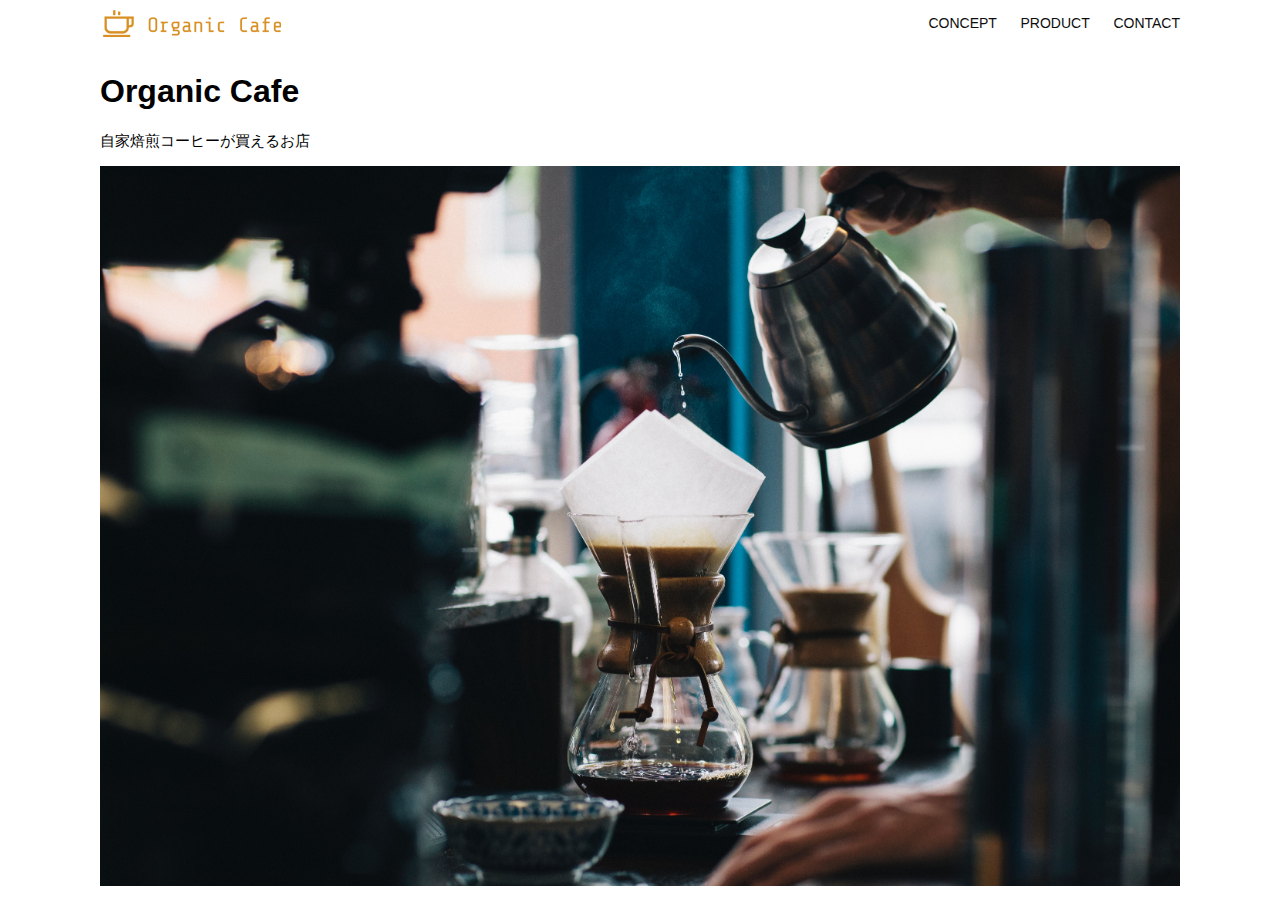
<file: html/html-css-kadai_013/index.html>
<!DOCTYPE html>
<html>
  <head>
    <title>Organic Cafe</title>
    <meta charset="UTF-8" />
    <meta
      name="description"
      content="自家焙煎のコーヒーがお家で楽しめるOrganic Cafe"
    />
    <meta name="viewport" content="width=device-width, initial-scale=1.0" />
    <link rel="stylesheet" href="style.css" />
  </head>
  <body>
    <!-- ヘッダー -->
    <header>
      <!-- ロゴ -->
      <a href="index.html" id="logo">
      <img src="images/logo.png" alt="トップページに戻る"/></a>

      <!-- PC用ナビゲーション -->
      <nav id="nav-pc">
        <a href="index.html#concept">CONCEPT</a>
        <a href="index.html#product">PRODUCT</a>
        <a href="index.html#contact">CONTACT</a>
      </nav>
  

      <!-- スマホ用メニューボタン -->
       <img id="menu-sp" src="images/button-menu.png" alt="ナビゲーションを開く" onclick="document.getElementById('nav-sp').style.display = 'block'">
      
      <!-- SP向けナビゲーション -->
      <nav id="nav-sp">
        <img id="close" src="images/button-close.png" alt="ナビゲーションを閉じる" onclick="document.getElementById('nav-sp').style.display = 'none'">
         <a id="logo-sp" href="index.html" onclick="document.getElementById('nav-sp').style.display = 'none'">
         <img src="images/logo-sp.png" alt="トップページに戻る"></a>
        <a class="menu" href="index.html#concept" onclick="document.getElementById('nav-sp').style.display = 'none'">CONCEPT</a>
        <a class="menu" href="index.html#product" onclick="document.getElementById('nav-sp').style.display = 'none'">PRODUCT</a>
        <a class="menu" href="index.html#contact" onclick="document.getElementById('nav-sp').style.display = 'none'">CONTACT</a>
      </nav>
     </header>
       <main>
        <article>
         <!-- メインビジュアル -->
          <section id="main-visual">
           <div id="main-message">
            <h1>Organic Cafe</h1>
            <p>自家焙煎コーヒーが買えるお店</p>
          </div>
          <img
            src="images/main-image.jpg"
            alt="コーヒーをハンドドリップで淹れる画像"
          />
        </section>
      </article>
    </main>
  </body>
</html>
</file>
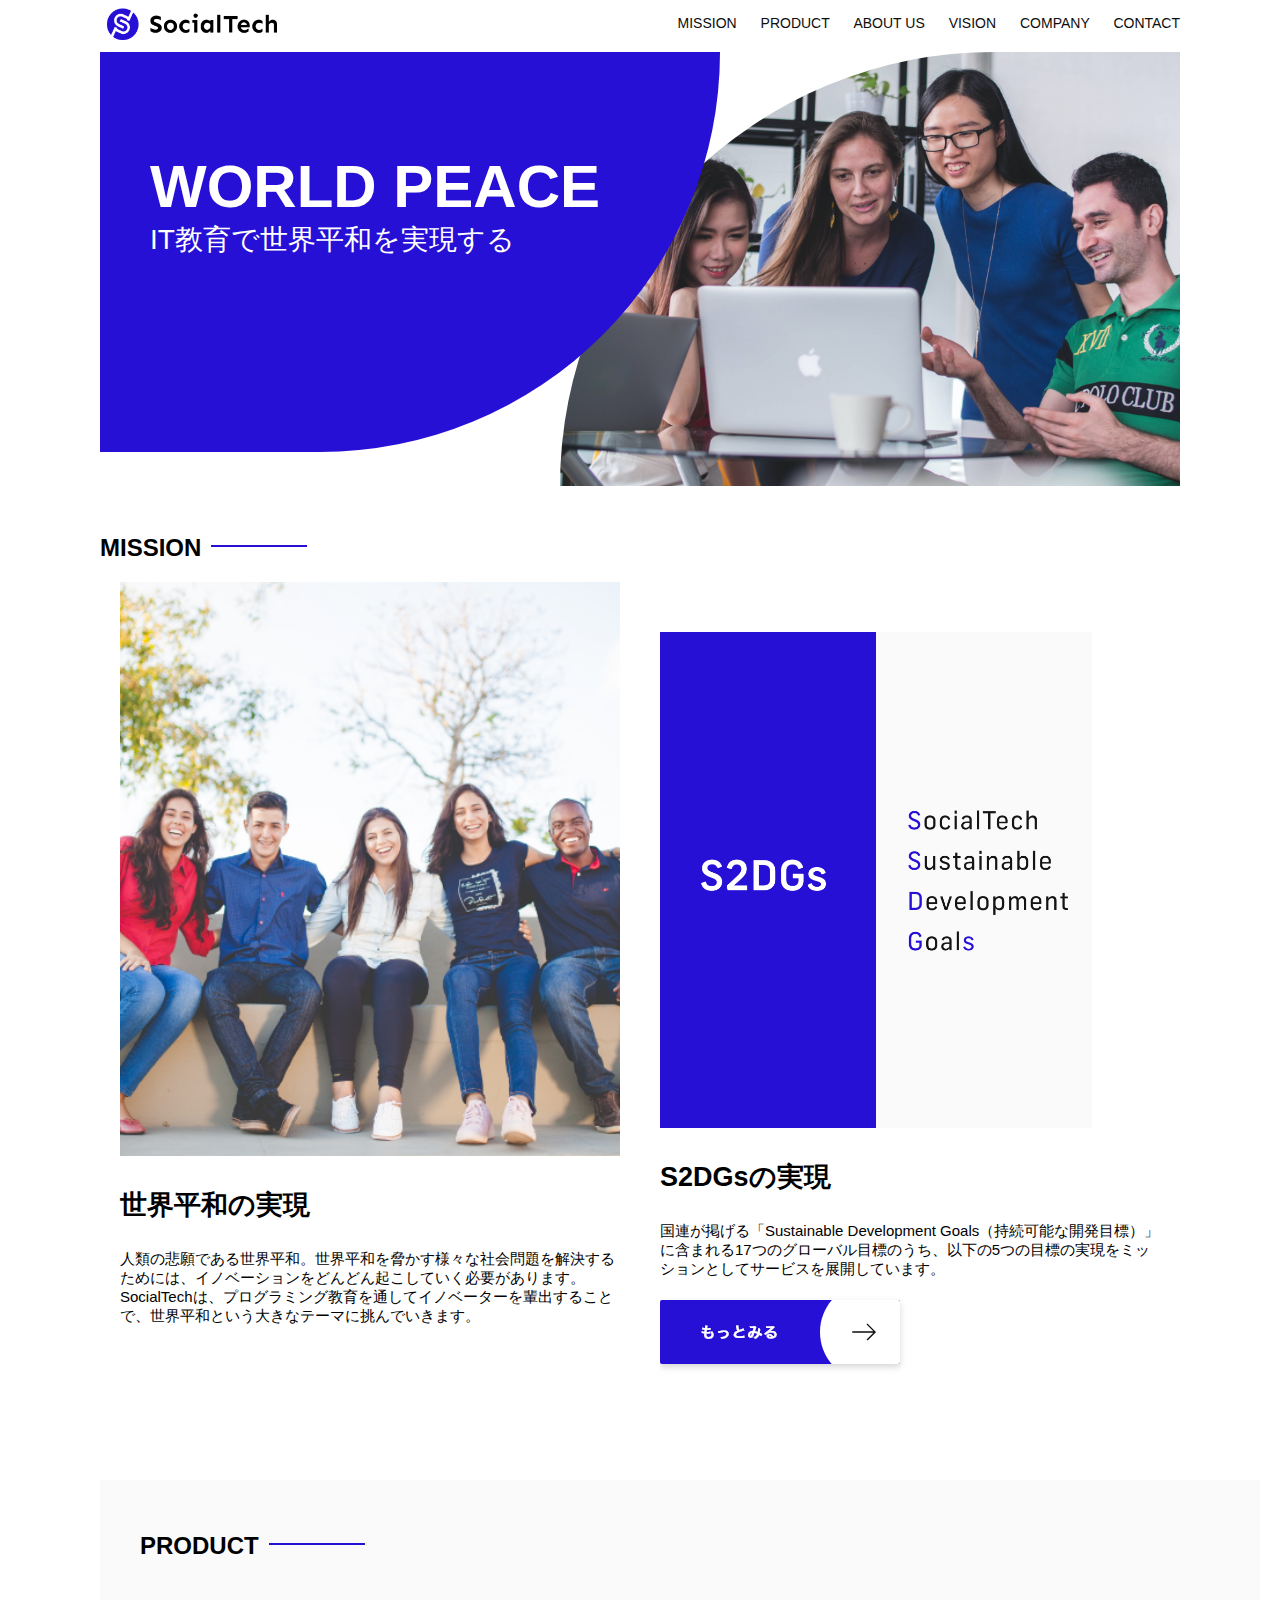
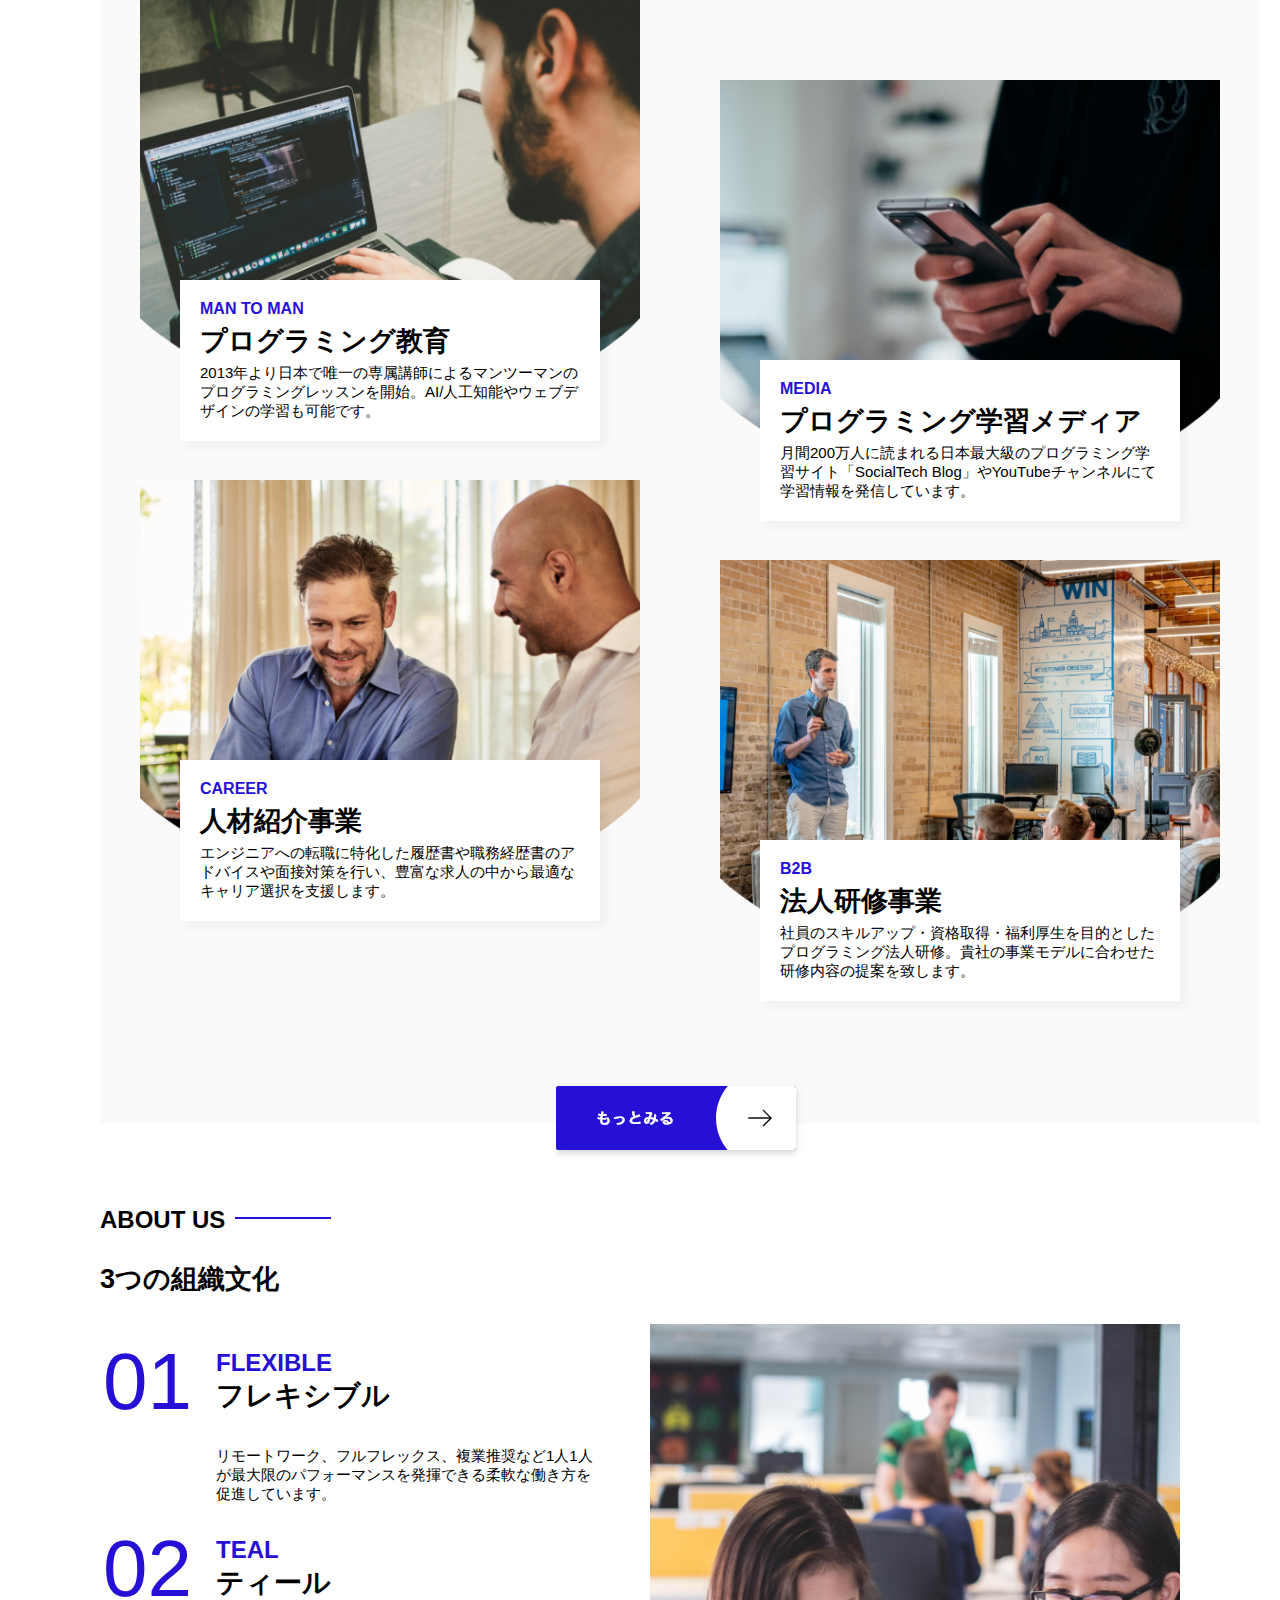
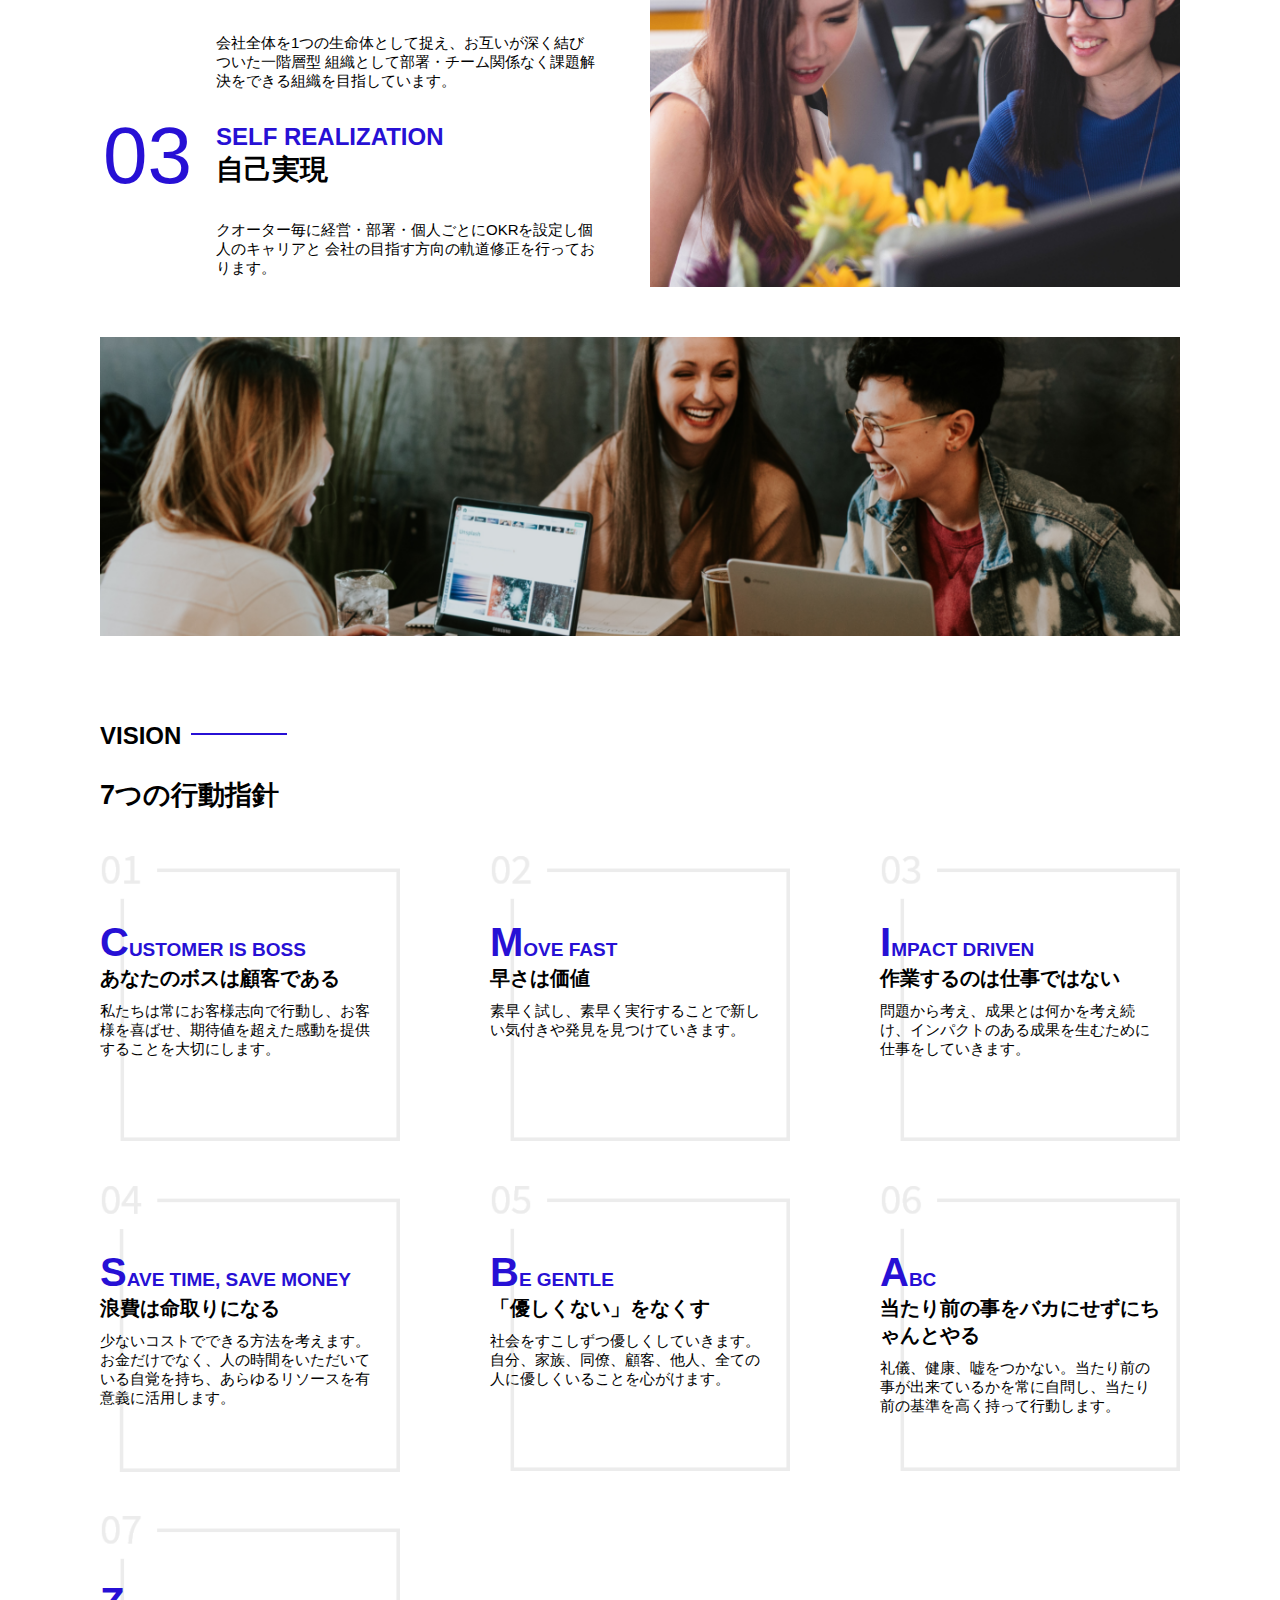
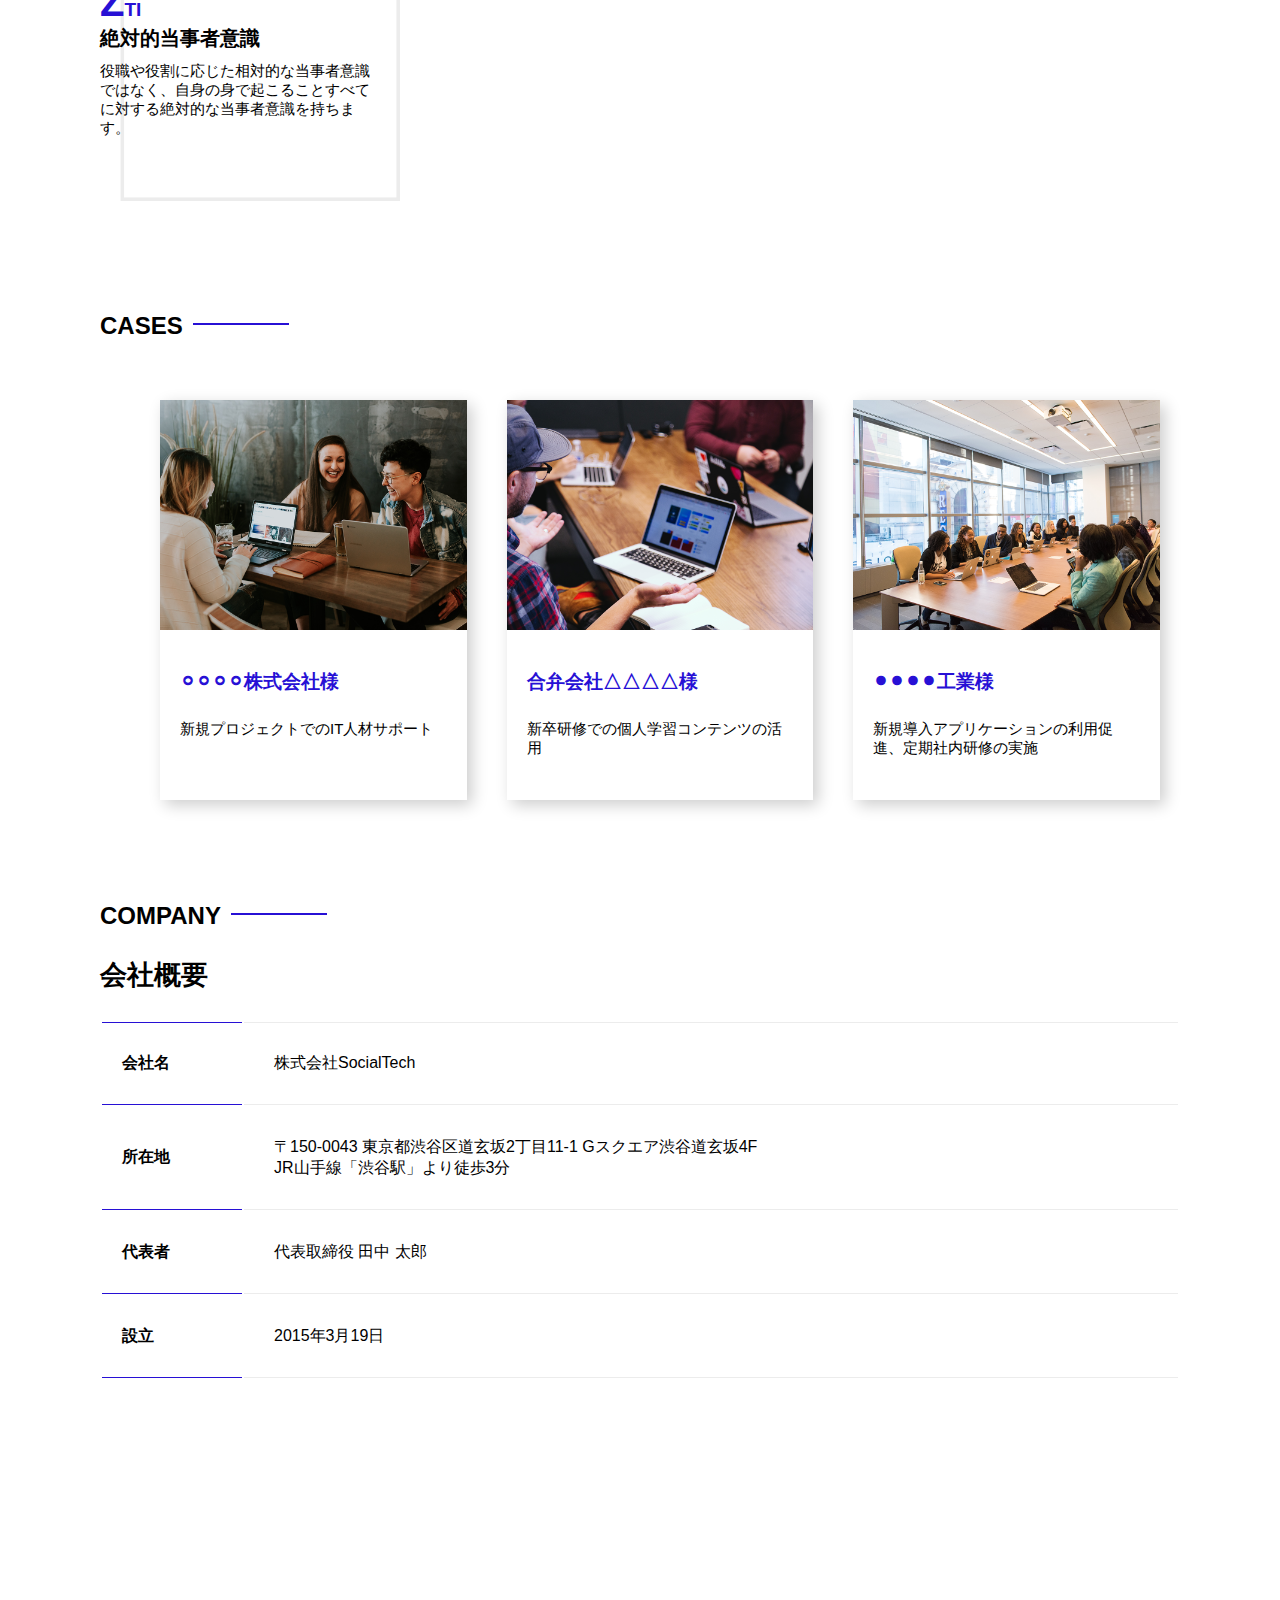
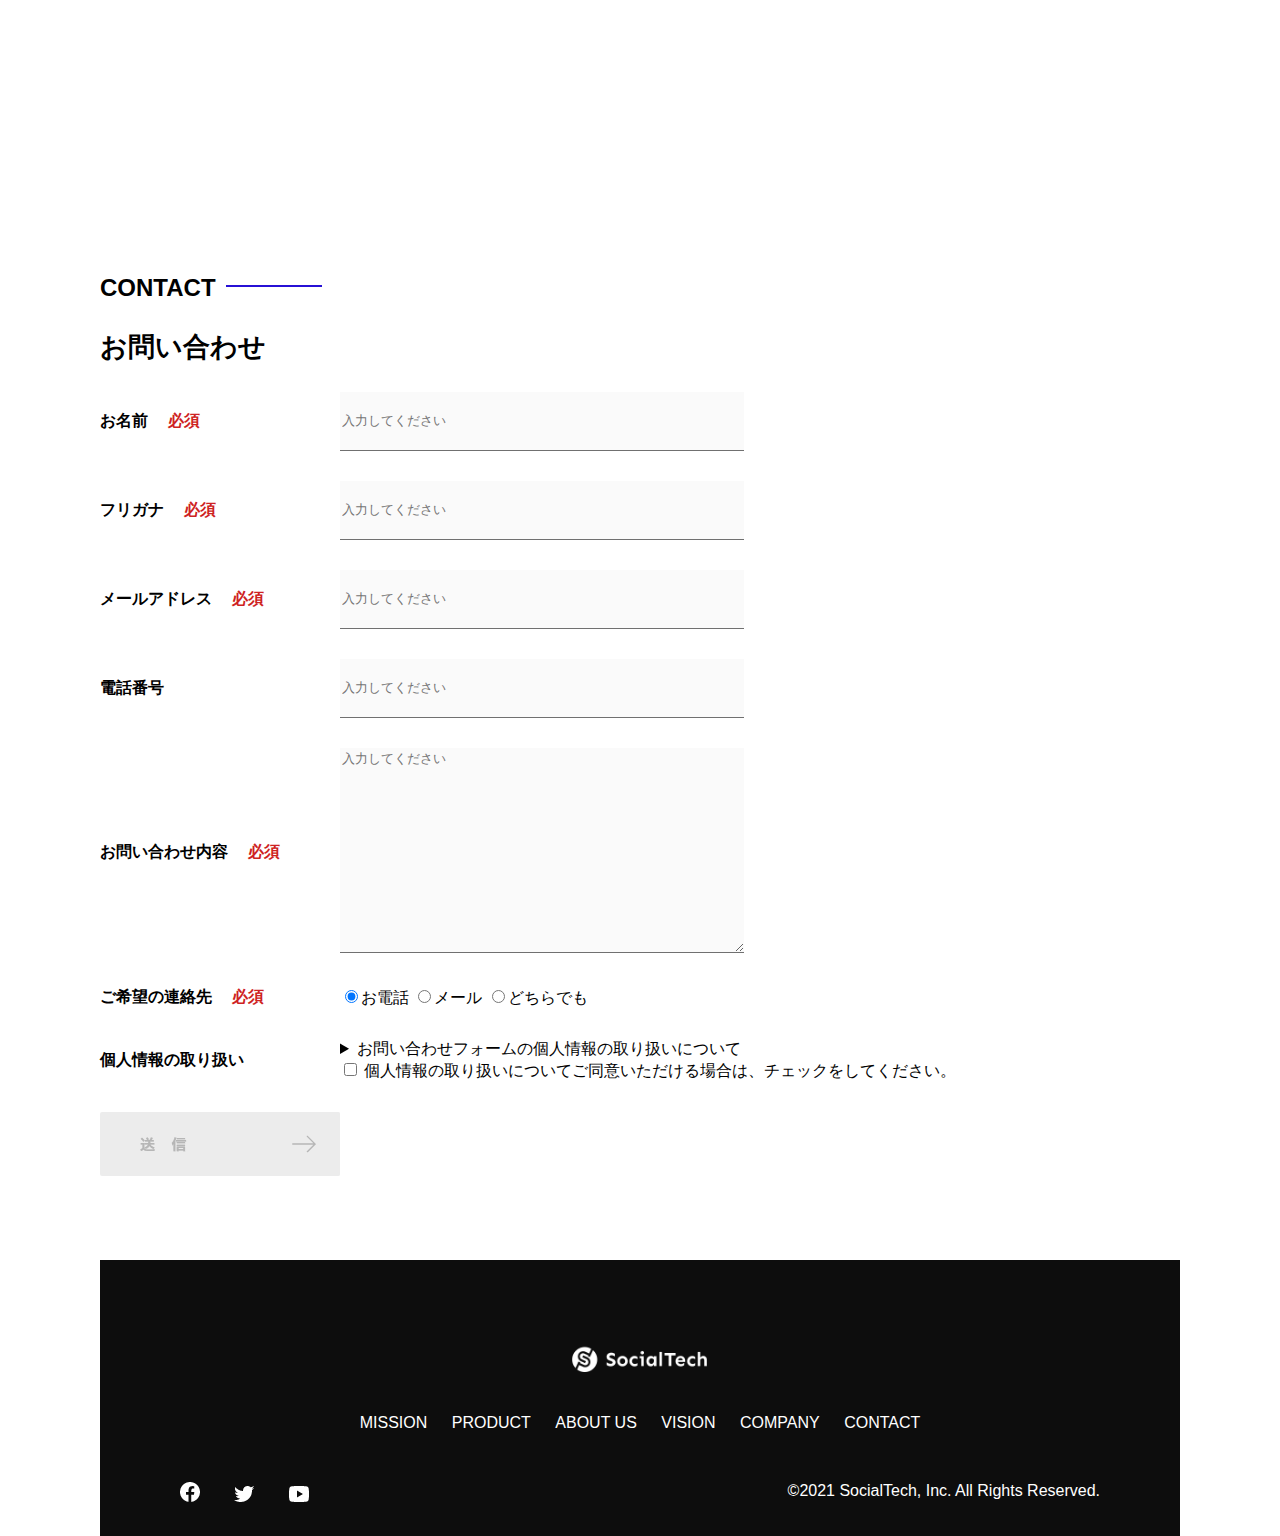
<file: html/socialtech-kadai_012/index.html>
<!DOCTYPE html>
<html>
  <head>
    <title>SocialTech</title>
    <meta charset="UTF-8" />
    <meta
      name="description"
      content="SocialTechはEdTech業界のリーディングカンパニーを目指します。"
    />
    <meta name="viewport" content="width=device-width, initial-scale=1.0" />
    <link rel="stylesheet" href="style.css" />
  </head>
  <body>
    <!-- ヘッダー -->
    <header>
      <!-- ロゴ -->
      <a href="index.html" id="logo"
        ><img src="images/logo.png" alt="トップページに戻る"
      /></a>

      <!-- PC用ナビゲーション -->
      <nav id="nav-pc">
        <a href="mission.html">MISSION</a>
        <a href="product.html">PRODUCT</a>
        <a href="index.html#aboutus">ABOUT US</a>
        <a href="index.html#vision">VISION</a>
        <a href="index.html#company">COMPANY</a>
        <a href="index.html#contact">CONTACT</a>
      </nav>
    </header>
    <main>
      <article>
        <!-- メインビジュアル -->
        <section id="main-visual">
          <div id="main-message">
            <h1>WORLD PEACE</h1>
            <p>IT教育で世界平和を実現する</p>
          </div>
          <img
            src="images/index/index-main.png"
            alt="PCの周りに集まる多国籍の仲間たち"
          />
        </section>
        <!--ミッション-->
        <section id="mission">
          <h2 class="index-h2">MISSION</h2>
          <div id="mission-flex">
            <div>
              <img
                id="mission-photo"
                src="images/index/index-mission.png"
                alt="屋外のベンチで写真を撮影する多国籍の仲間たち"
              />
              <h3>世界平和の実現</h3>
              <p>
                人類の悲願である世界平和。世界平和を脅かす様々な社会問題を解決するためには、イノベーションをどんどん起こしていく必要があります。SocialTechは、プログラミング教育を通してイノベーターを輩出することで、世界平和という大きなテーマに挑んでいきます。
              </p>
            </div>
            <div>
              <img id="s2dgs" src="images/index/s2dgs.png" alt="S2DGs" />
              <h3>S2DGsの実現</h3>
              <p>
                国連が掲げる「Sustainable Development
                Goals（持続可能な開発目標）」に含まれる17つのグローバル目標のうち、以下の5つの目標の実現をミッションとしてサービスを展開しています。
              </p>
              <a href="mission.html">
                <img src="images/button-more.png" alt="もっとみる" />
              </a>
            </div>
          </div>
        </section>
        <!-- プロダクト -->
        <section id="product">
          <h2 class="index-h2">PRODUCT</h2>
          <div>
            <div id="product-left">
              <div>
                <img
                  class="product-photo"
                  src="images/index/index-mantoman.png"
                  alt="PCでコードを書く男性"
                />
                <div class="product-explain">
                  <span>MAN TO MAN</span>
                  <h3>プログラミング教育</h3>
                  <p>
                    2013年より日本で唯一の専属講師によるマンツーマンのプログラミングレッスンを開始。AI/人工知能やウェブデザインの学習も可能です。
                  </p>
                </div>
              </div>
              <div>
                <img
                  class="product-photo"
                  src="images/index/index-career.png"
                  alt="笑顔で話し合う2人の男性"
                />
                <div class="product-explain">
                  <span>CAREER</span>
                  <h3>人材紹介事業</h3>
                  <p>
                    エンジニアへの転職に特化した履歴書や職務経歴書のアドバイスや面接対策を行い、豊富な求人の中から最適なキャリア選択を支援します。
                  </p>
                </div>
              </div>
            </div>
            <div id="product-right">
              <div>
                <img
                  class="product-photo"
                  src="images/index/index-media.png"
                  alt="スマートフォンを操作する人"
                />
                <div class="product-explain">
                  <span>MEDIA</span>
                  <h3>プログラミング学習メディア</h3>
                  <p>
                    月間200万人に読まれる日本最大級のプログラミング学習サイト「SocialTech
                    Blog」やYouTubeチャンネルにて学習情報を発信しています。
                  </p>
                </div>
              </div>
              <div>
                <img
                  class="product-photo"
                  src="images/index/index-b2b.png"
                  alt="講演中の男性とそれを聴く人々"
                />
                <div class="product-explain">
                  <span>B2B</span>
                  <h3>法人研修事業</h3>
                  <p>
                    社員のスキルアップ・資格取得・福利厚生を目的としたプログラミング法人研修。貴社の事業モデルに合わせた研修内容の提案を致します。
                  </p>
                </div>
              </div>
            </div>
          </div>
          <div>
            <a id="product-more" href="product.html">
              <img src="images/button-more.png" alt="もっとみる" />
            </a>
          </div>
        </section>
        <!---ABOUT US-->
        <section id="aboutus">
          <h2 class="index-h2">ABOUT US</h2>
          <h3>3つの組織文化</h3>
          <div>
            <table class="culture-table">
              <tr>
                <td>
                  <span class="culture-num">01</span>
                </td>
                <td>
                  <span class="culture-en">FLEXIBLE</span>
                  <span class="culture-jp">フレキシブル</span>
                </td>
              </tr>
              <tr>
                <td>
                  <!--空のセル-->
                </td>
                <td>
                  <p class="culture-description">
                    リモートワーク、フルフレックス、複業推奨など1人1人が最大限のパフォーマンスを発揮できる柔軟な働き方を促進しています。
                  </p>
                </td>
              </tr>
              <tr>
                <td>
                  <span class="culture-num">02</span>
                </td>
                <td>
                  <span class="culture-en">TEAL</span>
                  <span class="culture-jp">ティール</span>
                </td>
              </tr>
              <tr>
                <td>
                  <!--空のセル-->
                </td>
                <td>
                  <p class="culture-description">
                    会社全体を1つの生命体として捉え、お互いが深く結びついた一階層型
                    組織として部署・チーム関係なく課題解決をできる組織を目指しています。
                  </p>
                </td>
              </tr>
              <tr>
                <td>
                  <span class="culture-num">03</span>
                </td>
                <td>
                  <span class="culture-en">SELF REALIZATION</span>
                  <span class="culture-jp">自己実現</span>
                </td>
              </tr>
              <tr>
                <td>
                  <!--空のセル-->
                </td>
                <td>
                  <p class="culture-description">
                    クオーター毎に経営・部署・個人ごとにOKRを設定し個人のキャリアと
                    会社の目指す方向の軌道修正を行っております。
                  </p>
                </td>
              </tr>
            </table>
            <img
              class="culture-img"
              src="images/index/index-aboutus1.png"
              alt="笑顔で話し合う2人の女性"
            />
          </div>
          <img
            class="culture-img2"
            src="images/index/index-aboutus2.png"
            alt="笑顔で話し合う3人の男女"
          />
        </section>
        <!-- VISION -->
        <section id="vision">
          <h2 class="index-h2">VISION</h2>
          <h3>7つの行動指針</h3>
          <div>
            <div class="vision-box">
              <img src="images/index/vision-01.png" alt="01" />
              <span>
                <h4>CUSTOMER IS BOSS</h4>
                <h5>あなたのボスは顧客である</h5>
                <p>
                  私たちは常にお客様志向で行動し、お客様を喜ばせ、期待値を超えた感動を提供することを大切にします。
                </p>
              </span>
            </div>
            <div class="vision-box">
              <img src="images/index/vision-02.png" alt="02" />
              <span>
                <h4>MOVE FAST</h4>
                <h5>早さは価値</h5>
                <p>
                  素早く試し、素早く実行することで新しい気付きや発見を見つけていきます。
                </p>
              </span>
            </div>
            <div class="vision-box">
              <img src="images/index/vision-03.png" alt="03" />
              <span>
                <h4>IMPACT DRIVEN</h4>
                <h5>作業するのは仕事ではない</h5>
                <p>
                  問題から考え、成果とは何かを考え続け、インパクトのある成果を生むために仕事をしていきます。
                </p>
              </span>
            </div>
            <div class="vision-box">
              <img src="images/index/vision-04.png" alt="04" />
              <span>
                <h4>SAVE TIME, SAVE MONEY</h4>
                <h5>浪費は命取りになる</h5>
                <p>
                  少ないコストでできる方法を考えます。お金だけでなく、人の時間をいただいている自覚を持ち、あらゆるリソースを有意義に活用します。
                </p>
              </span>
            </div>
            <div class="vision-box">
              <img src="images/index/vision-05.png" alt="05" />
              <span>
                <h4>BE GENTLE</h4>
                <h5>「優しくない」をなくす</h5>
                <p>
                  社会をすこしずつ優しくしていきます。自分、家族、同僚、顧客、他人、全ての人に優しくいることを心がけます。
                </p>
              </span>
            </div>
            <div class="vision-box">
              <img src="images/index/vision-06.png" alt="06" />
              <span>
                <h4>ABC</h4>
                <h5>当たり前の事をバカにせずにちゃんとやる</h5>
                <p>
                  礼儀、健康、嘘をつかない。当たり前の事が出来ているかを常に自問し、当たり前の基準を高く持って行動します。
                </p>
              </span>
            </div>
            <div class="vision-box">
              <img src="images/index/vision-07.png" alt="07" />
              <span>
                <h4>ZTI</h4>
                <h5>絶対的当事者意識</h5>
                <p>
                  役職や役割に応じた相対的な当事者意識ではなく、自身の身で起こることすべてに対する絶対的な当事者意識を持ちます。
                </p>
              </span>
            </div>
          </div>
        </section>
        <!-- CASES -->
        <section id="cases">
          <h2 class="index-h2">CASES</h2>
        </section>
        <ul>
          <li class="case-card">
            <img class="case-img" src="images/index/case-1.png" alt="仲良く語り合う三人">
            <div class="case-info">
             <h4 class="case-name">⚪︎⚪︎⚪︎⚪︎株式会社様</h4>
             <p class="case-sontent">新規プロジェクトでのIT人材サポート</p>
            </div> 
          </li>

          <li class="case-card">
            <img class="case-img" src="images/index/case-2.png" alt="PCでコンテンツを見る">
            <div class="case-info">
             <h4 class="case-name">合弁会社△△△△様</h4>
             <p class="case-sontent">新卒研修での個人学習コンテンツの活用</p>
            </div> 
          </li>

          <li class="case-card">
            <img class="case-img" src="images/index/case-3.png" alt="社内研修中の会議室">
            <div class="case-info">
             <h4 class="case-name">⚫︎⚫︎⚫︎⚫︎工業様</h4>
             <p class="case-sontent">新規導入アプリケーションの利用促進、定期社内研修の実施</p>
            </div> 
          </li>

        </ul>

        <!-- COMPANY -->
        <section id="company">
          <h2 class="index-h2">COMPANY</h2>
          <h3>会社概要</h3>
          <table id="company-table">
            <tr>
              <th class="tableheader-first">会社名</th>
              <td class="cell-first">株式会社SocialTech</td>
            </tr>
            <tr>
              <th class="tableheader">所在地</th>
              <td class="cell">
                〒150-0043 東京都渋谷区道玄坂2丁目11-1 Gスクエア渋谷道玄坂4F<br />JR山手線「渋谷駅」より徒歩3分
              </td>
            </tr>
            <tr>
              <th class="tableheader">代表者</th>
              <td class="cell">代表取締役 田中 太郎</td>
            </tr>
            <tr>
              <th class="tableheader">設立</th>
              <td class="cell">2015年3月19日</td>
            </tr>
          </table>
          <iframe
            src="https://www.google.com/maps/embed?pb=!1m18!1m12!1m3!1d3241.7759544892483!2d139.69399665123464!3d35.65789123876098!2m3!1f0!2f0!3f0!3m2!1i1024!2i768!4f13.1!3m3!1m2!1s0x60188caa0042e8d1%3A0xba130bea826a7aa2!2z44CSMTUwLTAwNDMg5p2x5Lqs6YO95riL6LC35Yy66YGT546E5Z2C77yS5LiB55uu77yR77yR4oiS77yR!5e0!3m2!1sja!2sjp!4v1636872991912!5m2!1sja!2sjp"
            style="border: 0"
            allowfullscreen=""
            loading="lazy"
          >
          </iframe>
        </section>
        <!-- お問い合わせフォーム -->
        <section id="contact">
          <h2 class="index-h2">CONTACT</h2>
          <h3>お問い合わせ</h3>
          <form>
            <div>
              <div class="contact-heading">
                <label class="contact-label"
                  >お名前<span class="contact-span">必須</span></label
                >
              </div>
              <div class="contact-form">
                <input
                  type="text"
                  name="name"
                  placeholder="入力してください"
                  class="contact-textbox"
                />
              </div>
            </div>
            <div>
              <div class="contact-heading">
                <label class="contact-label"
                  >フリガナ<span class="contact-span">必須</span></label
                >
              </div>
              <div>
                <input
                  type="text"
                  name="hurigana"
                  placeholder="入力してください"
                  class="contact-textbox"
                />
              </div>
            </div>
            <div>
              <div class="contact-heading">
                <label class="contact-label"
                  >メールアドレス<span class="contact-span">必須</span></label
                >
              </div>
              <div>
                <input
                  type="text"
                  name="email"
                  placeholder="入力してください"
                  class="contact-textbox"
                />
              </div>
            </div>
            <div>
              <div class="contact-heading">
                <label class="contact-label">電話番号</label>
              </div>
              <div>
                <input
                  type="text"
                  name="tel"
                  placeholder="入力してください"
                  class="contact-textbox"
                />
              </div>
            </div>
            <div>
              <div class="contact-heading">
                <label class="contact-label"
                  >お問い合わせ内容<span class="contact-span">必須</span></label
                >
              </div>
              <div>
                <textarea
                  class="contact-textarea"
                  placeholder="入力してください"
                  name="message"
                ></textarea>
              </div>
            </div>
            <div>
              <div class="contact-heading">
                <label class="contact-label"
                  >ご希望の連絡先<span class="contact-span">必須</span></label
                >
              </div>
              <div>
                <input
                  class="radiobutton"
                  type="radio"
                  value="tel"
                  name="contact"
                  checked
                /><label>お電話</label>
                <input
                  class="radiobutton"
                  type="radio"
                  value="mail"
                  name="contact"
                /><label>メール</label>
                <input
                  class="radiobutton"
                  type="radio"
                  value="both"
                  name="contact"
                /><label>どちらでも</label>
              </div>
            </div>
            <div>
              <div class="contact-heading">
                <label class="contact-label">個人情報の取り扱い</label>
              </div>
              <div>
                <details>
                  <summary>
                    お問い合わせフォームの個人情報の取り扱いについて
                  </summary>
                  <div>
                    <span>１．組織の名称又は氏名</span><br />
                    株式会社SocialTech<br /><br />
                    <span
                      >２．個人情報保護管理者（若しくはその代理人）の氏名又は職名、所属及び連絡先
                      鈴木 一郎 コーポレート部</span
                    ><br />
                    メールアドレス：support@socialtech.net<br />
                    TEL：03-xxxx-xxxx<br />
                    <span>３．個人情報の利用目的</span><br />
                    ・本サービス及び本サービスに関連する情報の提供又はそれらに関する連絡のため<br />
                    ・ユーザーの本人確認のため<br />
                    ・当社サービスのご案内のため<br />
                    ・当社の商品等の広告または宣伝（電子メールによるものを含むものとします。）<br /><br />
                    <span>４．個人情報の取り扱い業務の委託</span><br />
                    個人情報の取扱業務の全部または一部を外部に業務委託する場合があります。<br />
                    その際、弊社は、個人情報を適切に保護できる管理体制を敷き実行していることを条件として<br />
                    委託先を厳選したうえで、機密保持契約を委託先と締結し、お客様の個人情報を厳密に管理させます。<br /><br />
                    <span>５．個人情報の開示等の請求</span><br />
                    お客様は、弊社に対してご自身の個人情報の開示等（利用目的の通知、開示、内容の訂正・追加・削除、利用の停止または消去、第三者への提供の停止）に関して、当社問合わせ窓口に申し出ることができます。<br />
                    その際、弊社はお客様ご本人を確認させていただいたうえで、合理的な期間内に対応いたします。<br /><br />
                    なお、個人情報に関する弊社問合わせ先は、次の通りです。<br /><br />
                    株式会社SocialTech　個人情報問合せ窓口<br />
                    〒150-0043　東京都渋谷区道玄坂2丁目11-1 Ｇスクエア渋谷道玄坂
                    4F<br />
                    メールアドレス：support@socialtech.net　TEL：03-xxxx-xxxx<br /><br />
                    <span>６．個人情報を提供されることの任意性について</span
                    ><br /><br />
                    お客様がご自身の個人情報を弊社に提供されるか否かは、お客様のご判断によりますが、もしご提供されない場合には、適切なサービスが提供できない場合がありますので予めご了承ください。
                  </div>
                </details>
                <input type="checkbox" name="agree" />
                <span
                  >個人情報の取り扱いについてご同意いただける場合は、チェックをしてください。</span
                >
              </div>
            </div>
            <input
              type="image"
              value="Submit"
              src="images/button-submit.png"
              alt="送信する"
            />
          </form>
        </section>
      </article>
      <footer>
        <div id="footer-logo">
          <img src="images/logo-sp.png" alt="SocialTech" />
        </div>
        <div id="footer-link">
          <a href="mission.html">MISSION</a>
          <a href="product.html">PRODUCT</a>
          <a href="index.html#aboutus">ABOUT US</a>
          <a href="index.html#vision">VISION</a>
          <a href="index.html#company">COMPANY</a>
          <a href="index.html#contact">CONTACT</a>
        </div>
        <div id="sns-footer">
          <a href="https://www.facebook.com/sejuku2013"
            ><img src="images/button-facebook.png" alt="Facebookのリンク"
          /></a>
          <a href="https://twitter.com/samuraijuku"
            ><img src="images/button-twitter.png" alt="Twitterのリンク"
          /></a>
          <a href="https://www.youtube.com/channel/UCCFOQO5aDK0xXam4cUQXT8g"
            ><img src="images/button-youtube.png" alt="YouTubeのリンク"
          /></a>
          <span id="copyright"
            >&copy;2021 SocialTech, Inc. All Rights Reserved.
          </span>
        </div>
      </footer>
    </main>
  </body>
</html>
</file>
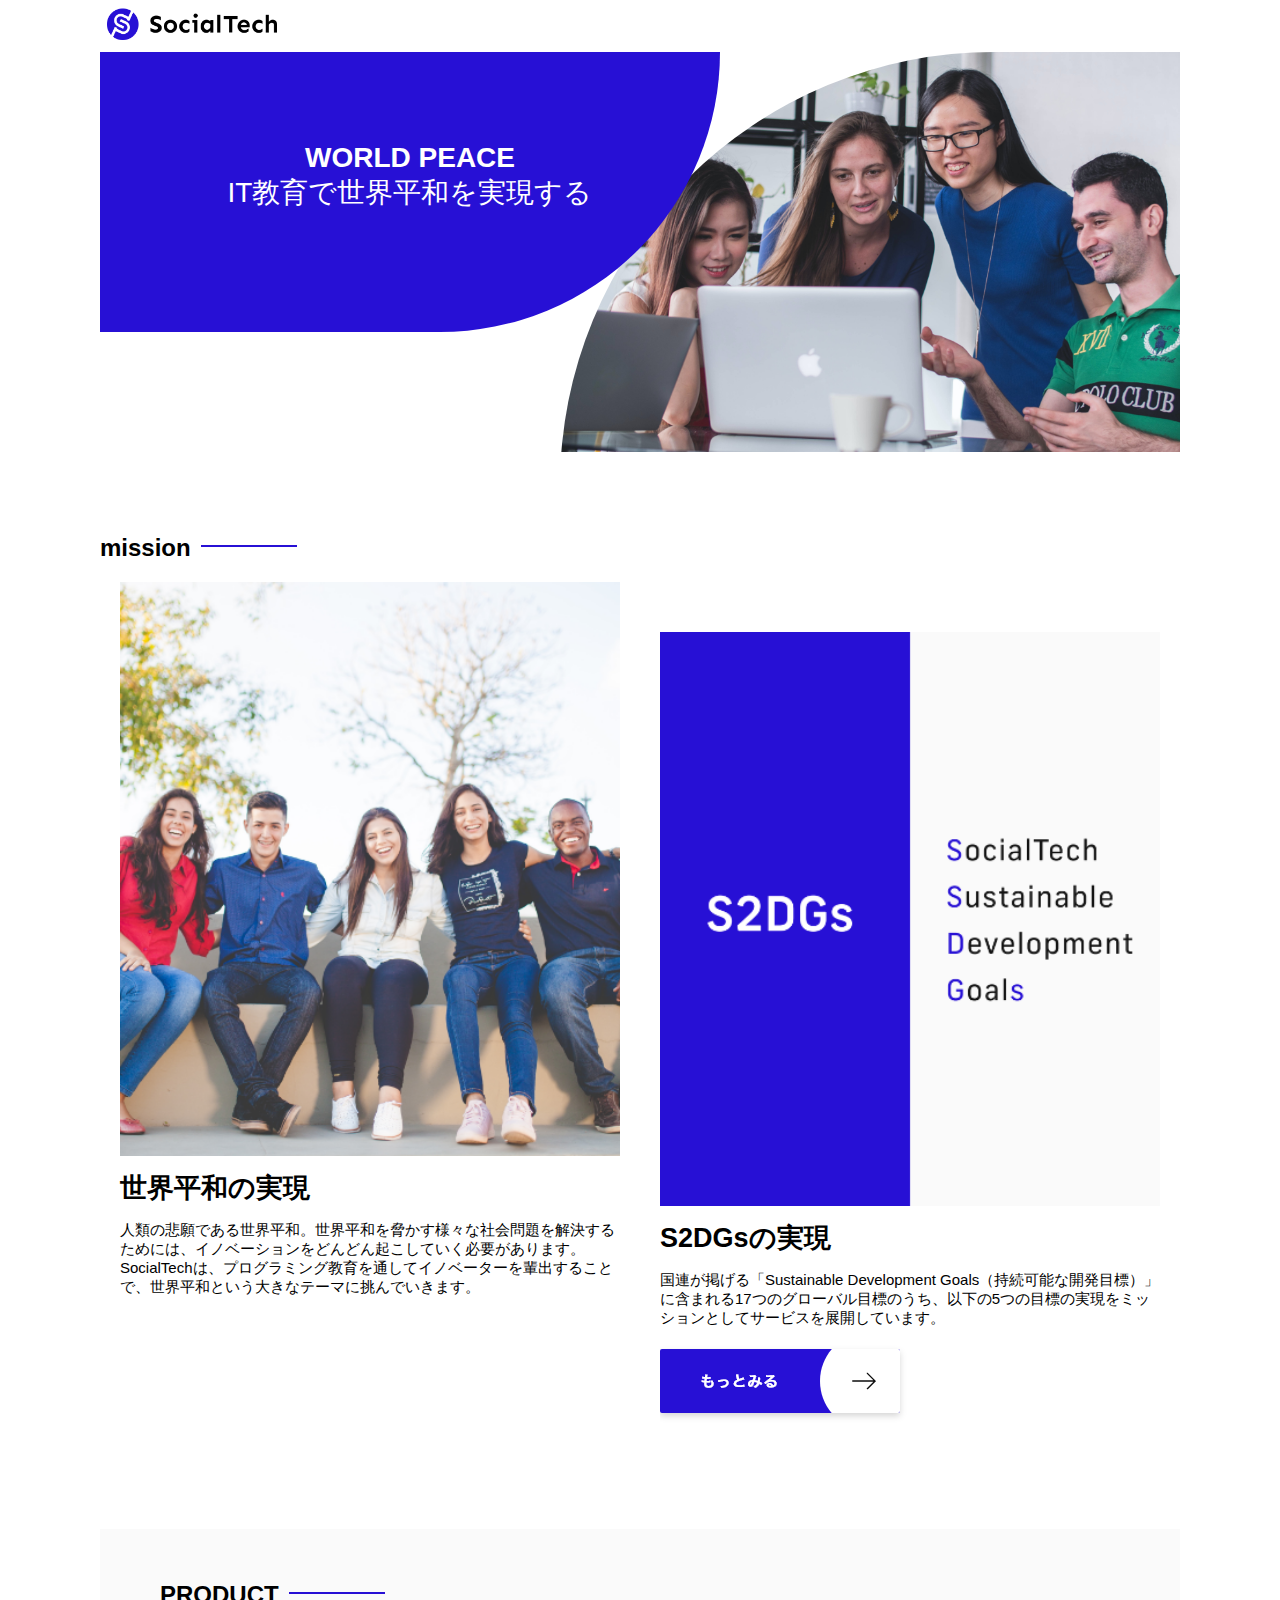
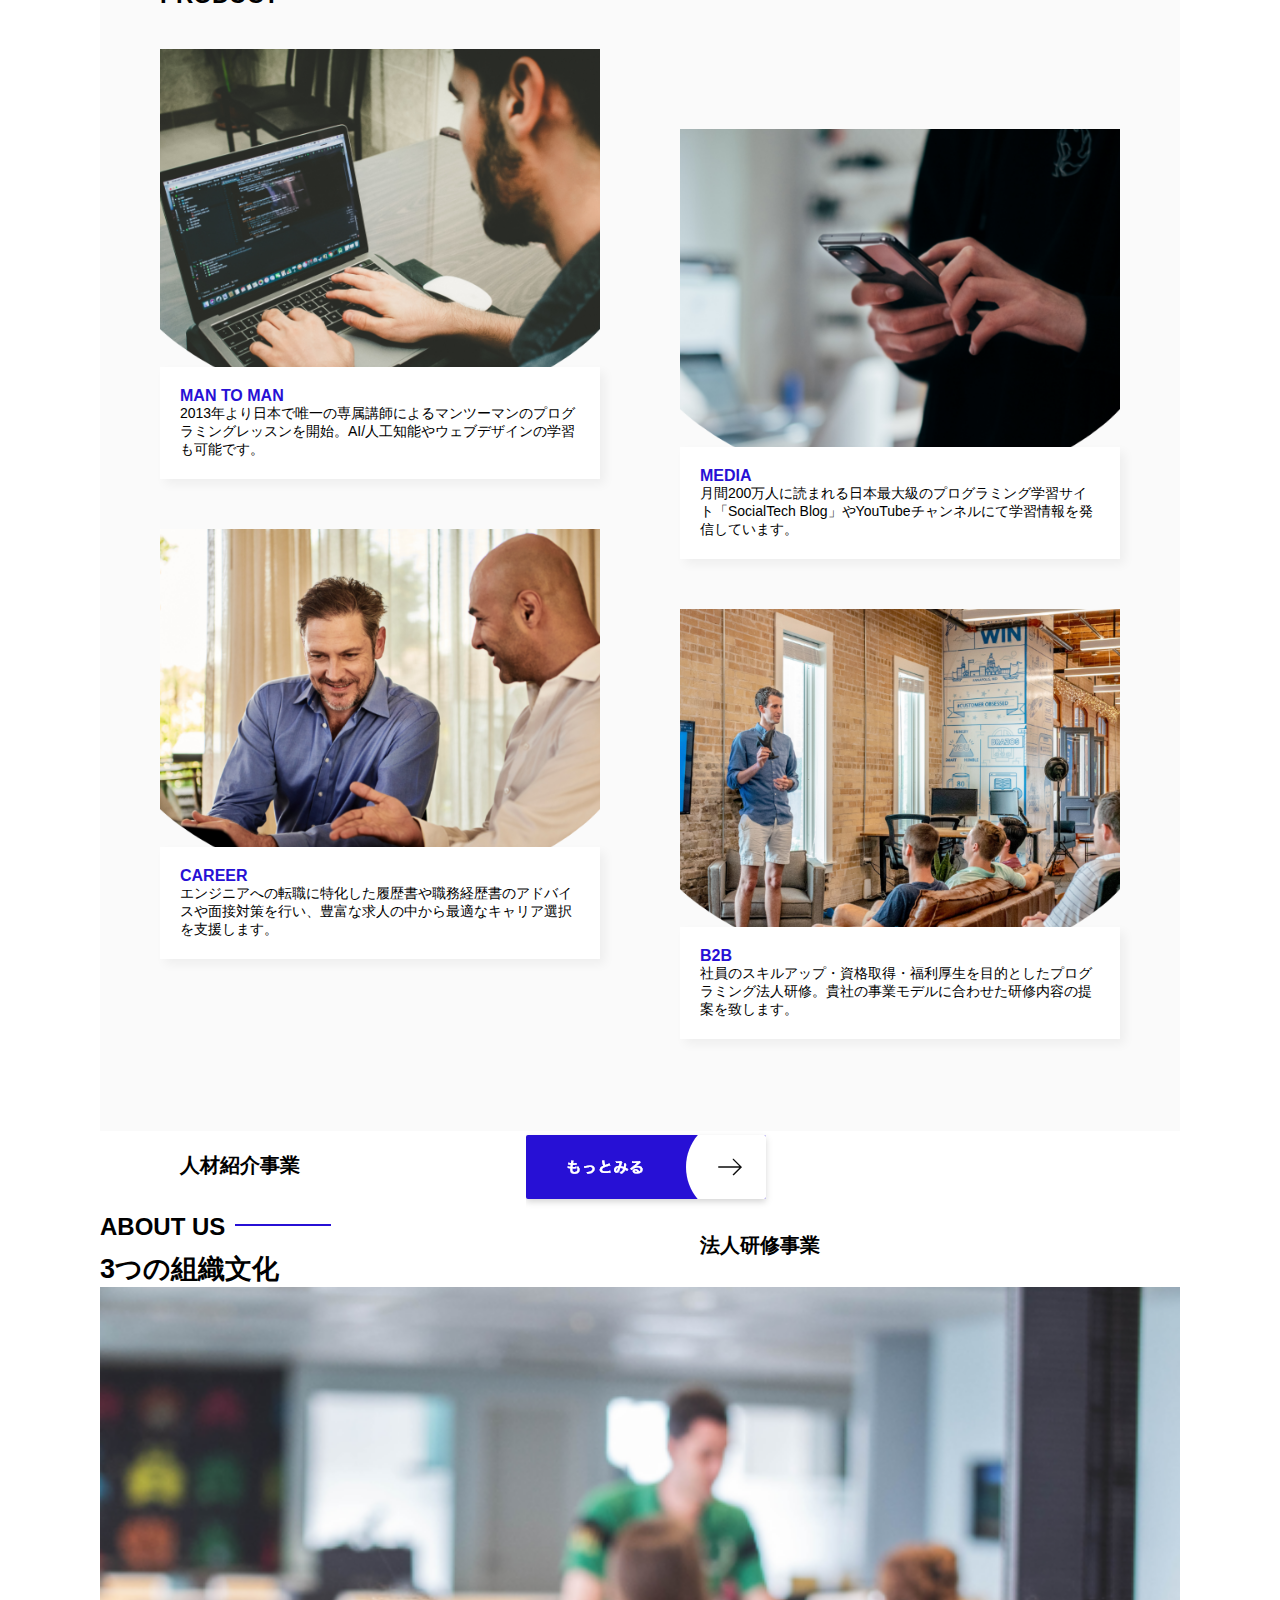
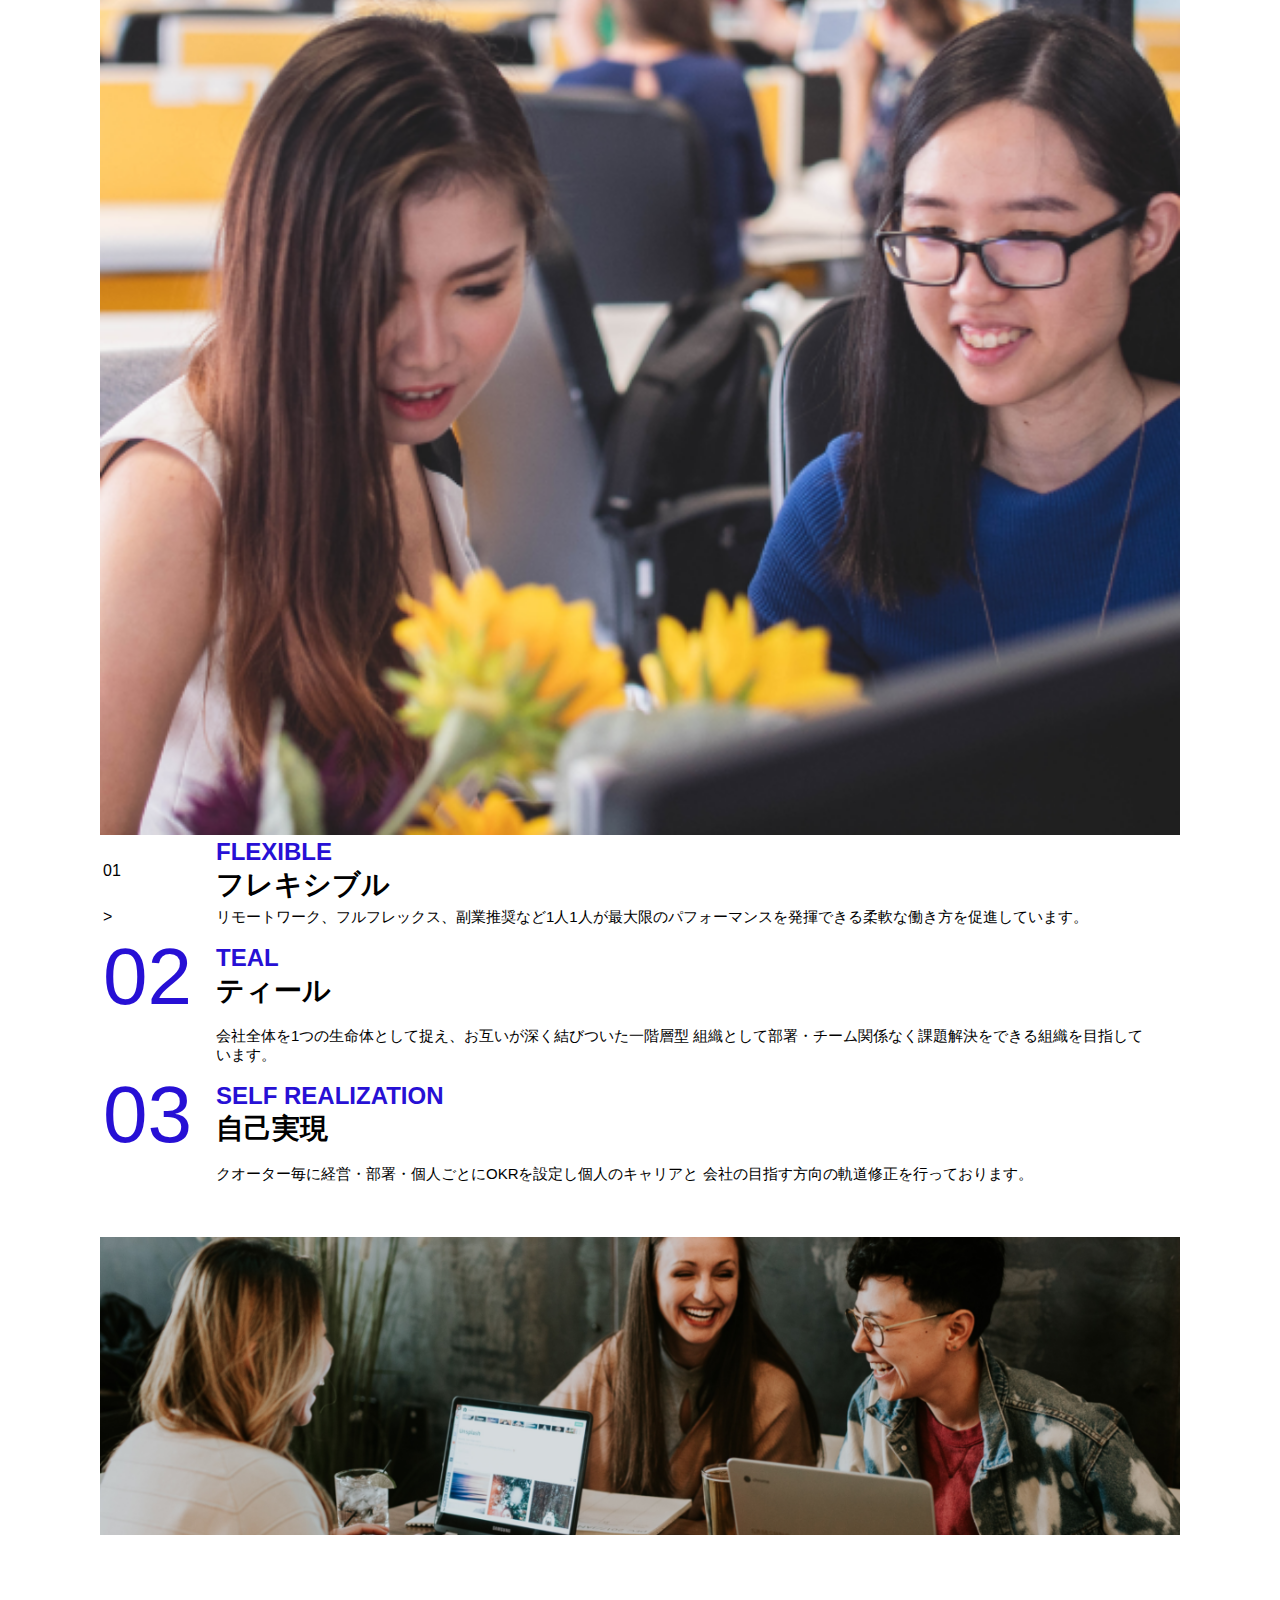
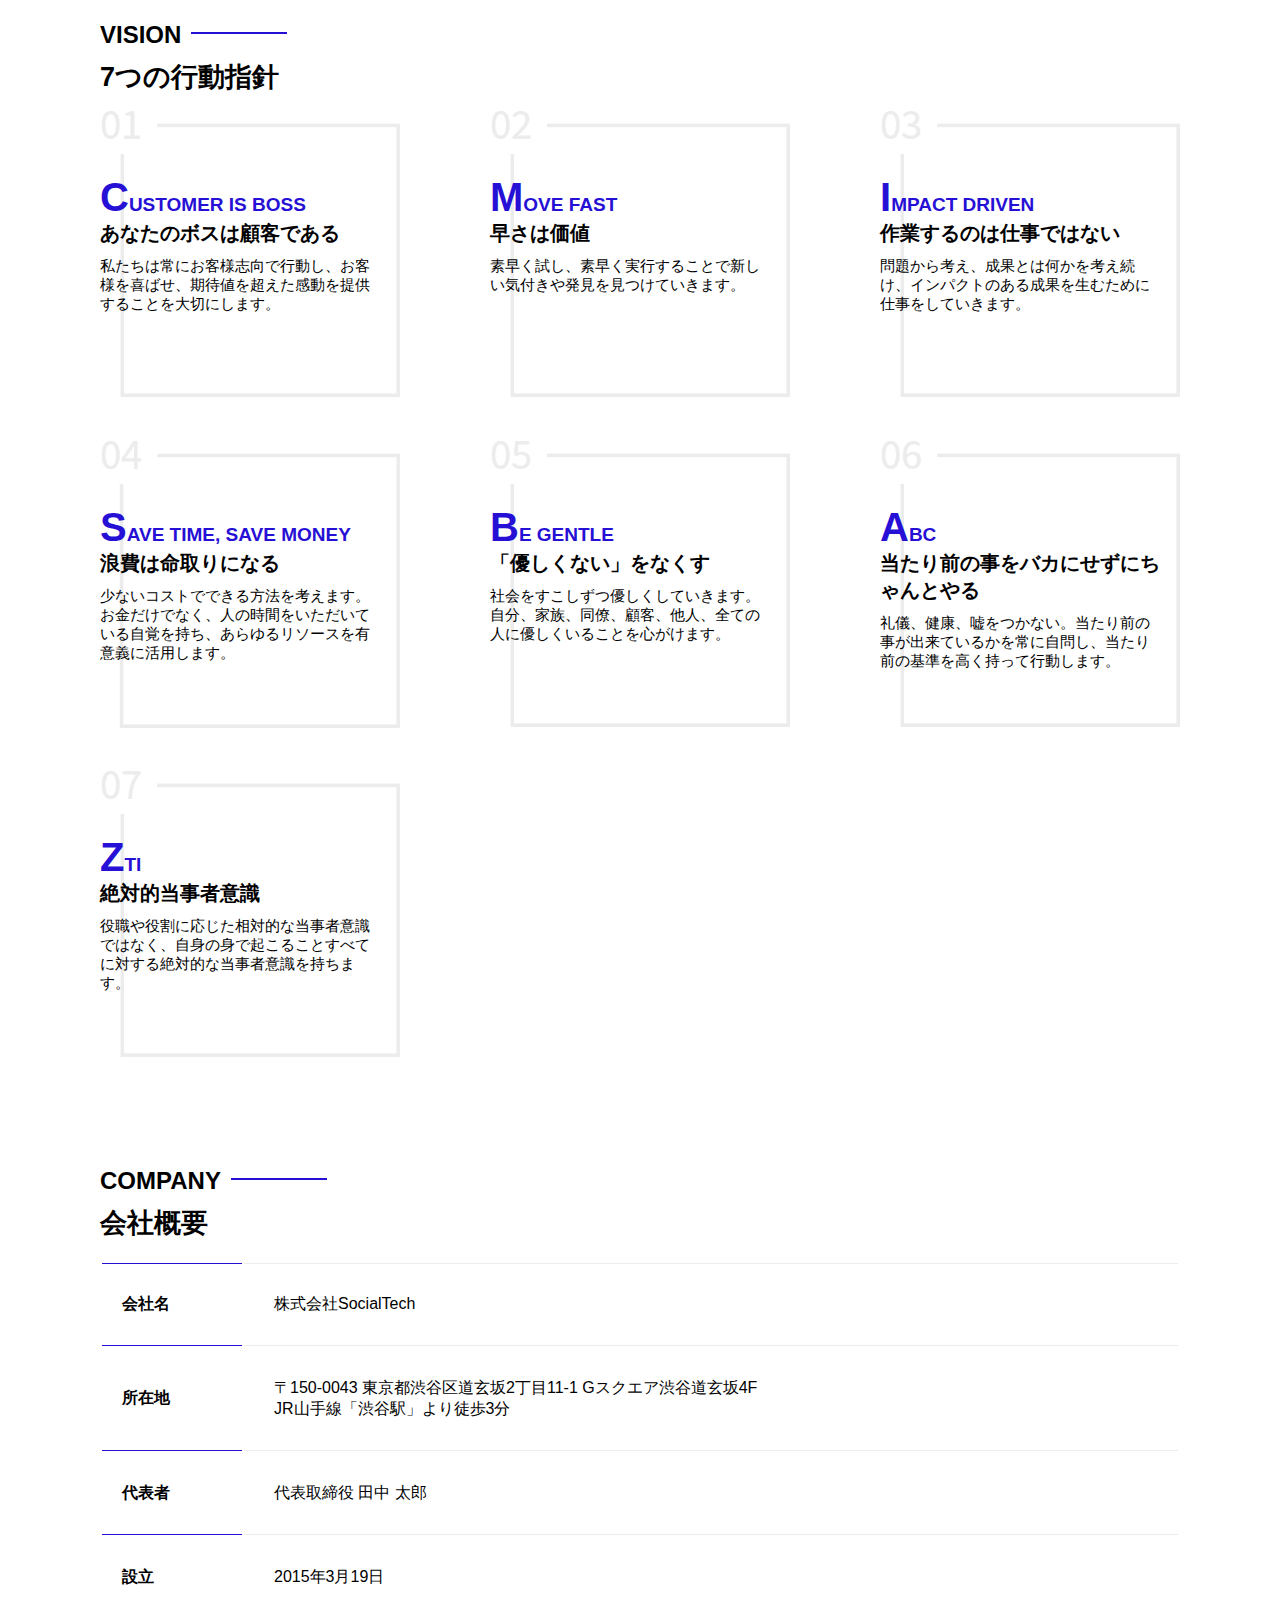
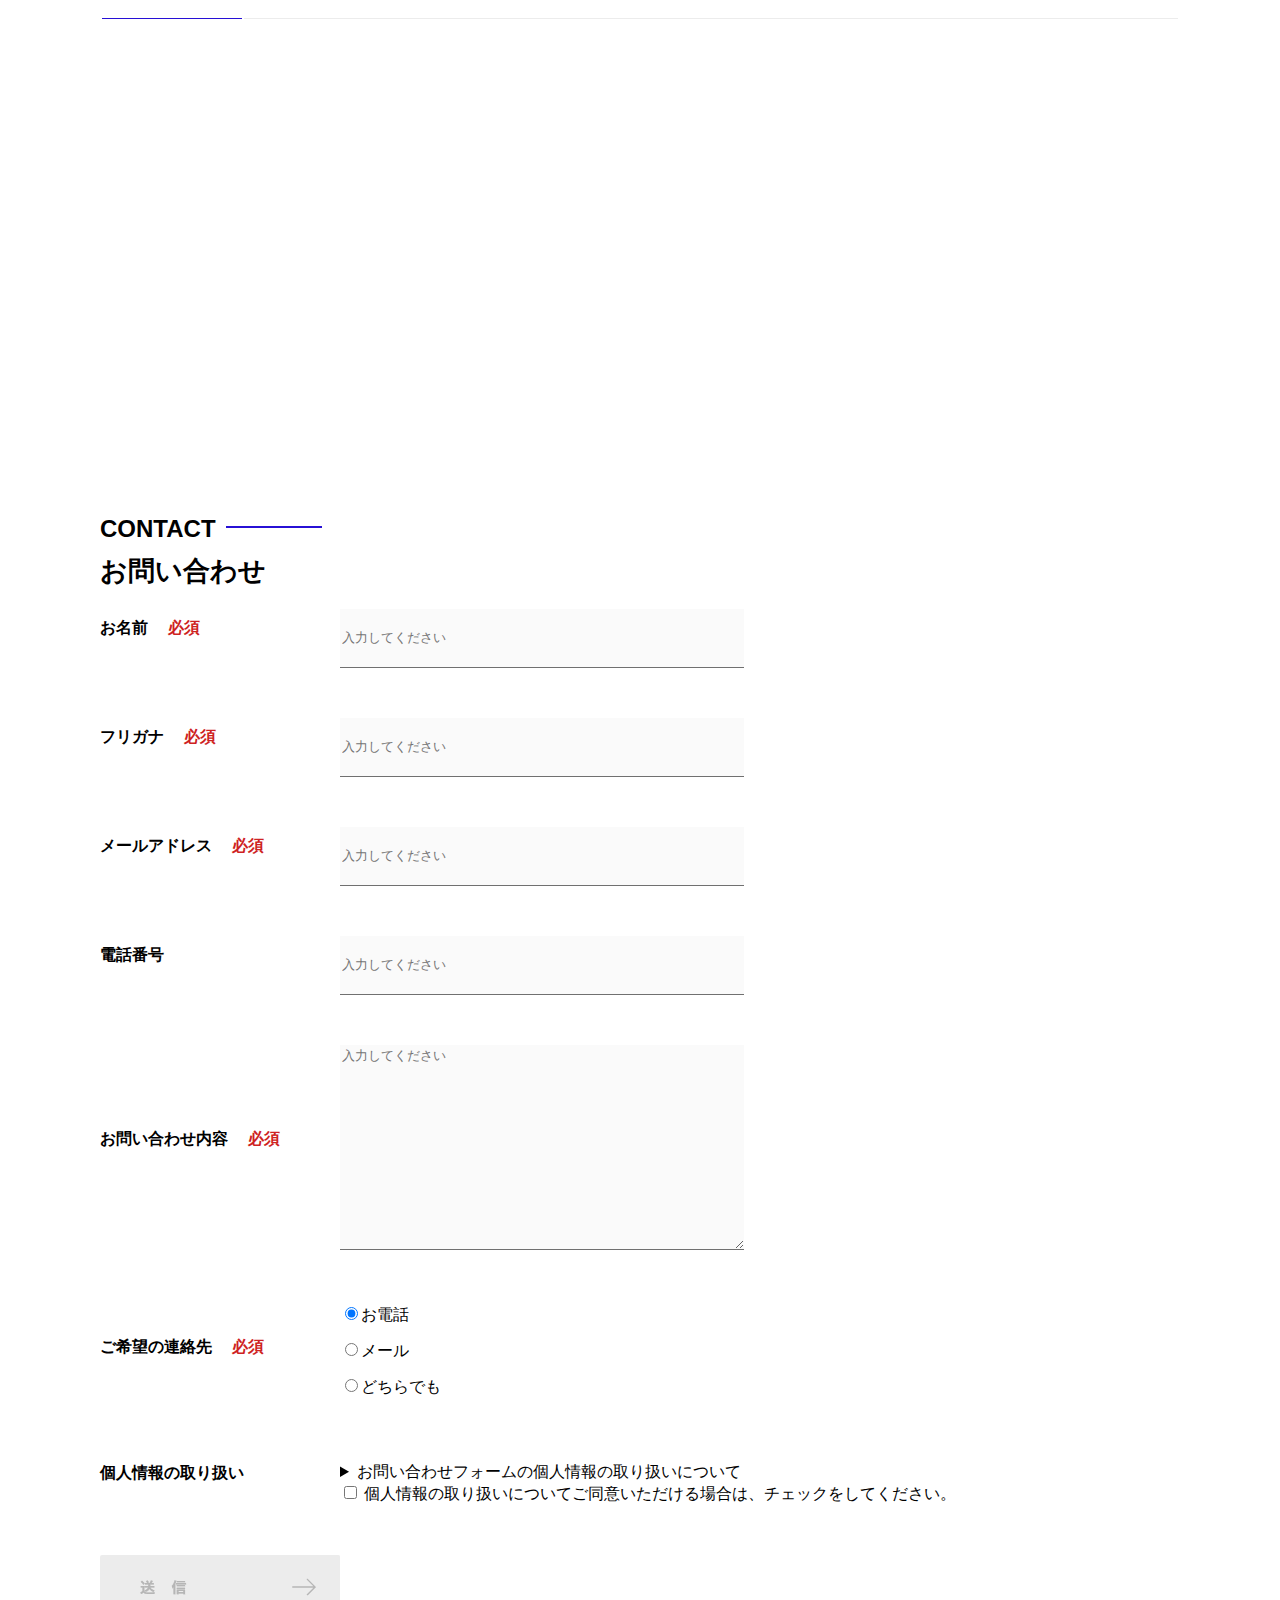
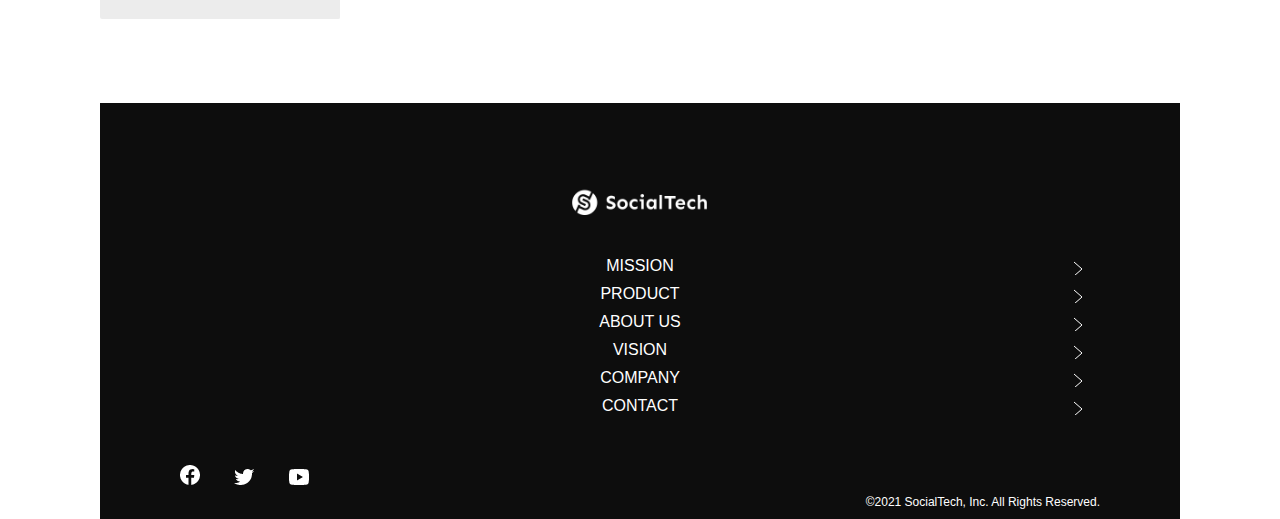
<file: html/socialtech/index.html>
<!DOCTYPE html>
<html>
<head>
  <title>SocialTech</title>
  <meta charset="UTF-8">
  <meta name="description" content="SocialTechはEdTech業界のリーディングカンパニーを目指します。">
  <meta name="viewport" content="width=device-width, initial-scale=1.0">
  <link rel="stylesheet" href="style.css">
</head>

<body>
  <!-- ヘッダー -->
  <header>
    <!-- ロゴ -->
    <a href="index.html" id="logo"><img src="images/logo.png" alt="トップページに戻る"></a>
     
    <!-- PC用ナビゲーション -->
    <nav id="nav-pc">
         <a href="mission.html">MISSION</a>
         <a href="product.html">PRODUCT</a>
         <a href="index.html#aboutus">ABOUT US</a>
         <a href="index.html#vision">VISION</a>
         <a href="index.html#company">COMPANY</a>
         <a href="index.html#contact">CONTACT</a>
     </nav>

     <!-- スマホ用メニューボタン -->
     <img id="menu-sp" src="images/button-menu.png" alt="ナビゲーションを開く" onclick="document.getElementById('nav-sp').style.display = 'block'">
     
     <!-- スマホ用ナビゲーション -->
     <nav id="nav-sp">
        <img id="close" src="images/button-close.png" alt="ナビゲーションを閉じる" onclick="document.getElementById('nav-sp').style.display = 'none'">
         <a id="logo-sp" href="index.html" onclick="document.getElementById('nav-sp').style.display = 'none'"><img
           src="images/logo-sp.png" alt="トップページに戻る"></a>
         <a class="menu" href="mission.html" onclick="document.getElementById('nav-sp').style.display = 'none'">MISSION</a>
         <a class="menu" href="product.html" onclick="document.getElementById('nav-sp').style.display = 'none'">PRODUCT</a>
         <a class="menu" href="index.html#aboutus" onclick="document.getElementById('nav-sp').style.display = 'none'">ABOUT
           US</a>
         <a class="menu" href="index.html#vision"
           onclick="document.getElementById('nav-sp').style.display = 'none'">VISION</a>
         <a class="menu" href="index.html#company"
           onclick="document.getElementById('nav-sp').style.display = 'none'">COMPANY</a>
         <a class="menu" href="index.html#contact"
           onclick="document.getElementById('nav-sp').style.display = 'none'">CONTACT</a>
         <div id="sns">
          <a href="https://www.facebook.com/sejuku2013"><img src="images/button-facebook.png" alt="Facebookのリンク"></a>
          <a href="https://twitter.com/samuraijuku"><img src="images/button-twitter.png" alt="Twitterのリンク"></a>
          <a href="https://www.youtube.com/channel/UCCFOQO5aDK0xXam4cUQXT8g"><img src="images/button-youtube.png" alt="YouTubeのリンク"></a>
         </div>
       </nav>
    </header>
<main>
  <article>
     <!-- メインビジュアル -->
      <section id="main-visual">
         <div id="main-message">
             <h1>WORLD PEACE</h1>
             <p>IT教育で世界平和を実現する</p>
         </div>
        <img src="images/index/index-main.png" alt="PCの周りに集まる多国籍の仲間たち">
      </section>
      <section id="mission">
         <h2 class="index-h2">mission</h2>
        <div id="mission-flex">
          <div>
            <img id="mission-photo" src="images/index/index-mission.png" alt="屋外のベンチで写真を撮影する多国籍の仲間たち">
            <h3>世界平和の実現</h3>
            <p>
              人類の悲願である世界平和。世界平和を脅かす様々な社会問題を解決するためには、イノベーションをどんどん起こしていく必要があります。SocialTechは、プログラミング教育を通してイノベーターを輩出することで、世界平和という大きなテーマに挑んでいきます。
            </p>
          </div>
          <div>
            <img id="s2dgs" src="images/index/s2dgs.png" alt="S2DGs">
            <h3>S2DGsの実現</h3>
            <p>国連が掲げる「Sustainable Development Goals（持続可能な開発目標）」に含まれる17つのグローバル目標のうち、以下の5つの目標の実現をミッションとしてサービスを展開しています。</p>
            <a href="mission.html">
              <img src="images/button-more.png" alt="もっとみる">
            </a>

          </div>
          </div>
      </section>
      <section id="product">
              <h2 class="index-h2">PRODUCT</h2>
               <div>
               <div id="product-left">
                <div>
                    <img class="product-photo" src="images/index/index-mantoman.png" alt="PCでコードを書く男性">
                    <div class="product-explain">
                       <span>MAN TO MAN</span>
                       <h3>プログラミング教育</h3>
                       <p>2013年より日本で唯一の専属講師によるマンツーマンのプログラミングレッスンを開始。AI/人工知能やウェブデザインの学習も可能です。</p>
                    </div>
                 </div>
                 <div>
                     <img class="product-photo" src="images/index/index-career.png" alt="笑顔で話し合う2人の男性">
                     <div class="product-explain">
                        <span>CAREER</span>
                        <h3>人材紹介事業</h3>
                        <p>エンジニアへの転職に特化した履歴書や職務経歴書のアドバイスや面接対策を行い、豊富な求人の中から最適なキャリア選択を支援します。</p>
                 </div>
               </div>
                  
               </div>
               <div id="product-right">
                <div>
                     <img class="product-photo" src="images/index/index-media.png" alt="スマートフォンを操作する人">
                     <div class="product-explain">
                         <span>MEDIA</span>
                         <h3>プログラミング学習メディア</h3>
                          <p>月間200万人に読まれる日本最大級のプログラミング学習サイト「SocialTech Blog」やYouTubeチャンネルにて学習情報を発信しています。</p>
                     </div>
                 </div>
                 <div>
                      <img class="product-photo" src="images/index/index-b2b.png" alt="講演中の男性とそれを聴く人々">
                      <div class="product-explain">
                         <span>B2B</span>
                         <h3>法人研修事業</h3>
                         <p>社員のスキルアップ・資格取得・福利厚生を目的としたプログラミング法人研修。貴社の事業モデルに合わせた研修内容の提案を致します。</p>
                 </div>
                 </div>
                 </div>
                 </div>
                 <div>
                      <a id="product-more" href="product.html">
                       <img src="images/button-more.png" alt="もっとみる">
                      </a>
                 </div>
              </section>
              <section id="aboutus">
                  <h2 class="index-h2">ABOUT US</h2>
                  <h3>3つの組織文化</h3>
                  <div>
                    <table class="culture-table">
                      <tr>
                        <td>
                          <span class="culture-rum">01</span>
                        </td>
                        <td>
                          <span class="culture-en">FLEXIBLE</span>
                          <span class="culture-jp">フレキシブル</span>    
                        </td>
                      </tr>
                      <tr>
                      <td>
                        <!--空のセル-->>
                      </td>
                      <td>
                        <p class="culture-description">
                           リモートワーク、フルフレックス、副業推奨など1人1人が最大限のパフォーマンスを発揮できる柔軟な働き方を促進しています。
                        </p>
                       </td>
                    </tr>
                    <tr>
                       <td>
                         <span class="culture-num">02</span>
                       </td>
                       <td>
                         <span class="culture-en">TEAL</span>
                         <span class="culture-jp">ティール</span>
                      </td>
                    </tr>
                    <tr>
                      <td>
                       <!--空のセル-->
                      </td>
                      <td>
                          <p class="culture-description">
                            会社全体を1つの生命体として捉え、お互いが深く結びついた一階層型
                            組織として部署・チーム関係なく課題解決をできる組織を目指しています。
                          </p>
                        </td>
                     </tr>
                     <tr>
                         <td>
                           <span class="culture-num">03</span>
                         </td>
                         <td>
                           <span class="culture-en">SELF REALIZATION</span>
                           <span class="culture-jp">自己実現</span>
                         </td>
                      </tr>
                       <tr>
                         <td>
                          <!--空のセル-->
                         </td>
                         <td>
                           <p class="culture-description">
                            クオーター毎に経営・部署・個人ごとにOKRを設定し個人のキャリアと
                            会社の目指す方向の軌道修正を行っております。
                           </p>
                         </td>
                         </tr>
                  </table>
                    <img class="culture-img" src="images/index/index-aboutus1.png" alt="笑顔で話し合う2人の女性">
                  </div>
                    <img class="culture-img2" src="images/index/index-aboutus2.png" alt="笑顔で話し合う3人の男女">
                </section>
                <section id="vision">
                    <h2 class="index-h2">VISION</h2>
                    <h3>7つの行動指針</h3>
                   <div>
                    <div class="vision-box">
                       <img src="images/index/vision-01.png" alt="01">
                       <span>
                         <h4>CUSTOMER IS BOSS</h4>
                         <h5>あなたのボスは顧客である</h5>
                         <p>私たちは常にお客様志向で行動し、お客様を喜ばせ、期待値を超えた感動を提供することを大切にします。</p>
                       </span>
                    </div>
                     <div class="vision-box">
                         <img src="images/index/vision-02.png" alt="02">
                         <span>
                           <h4>MOVE FAST</h4>
                           <h5>早さは価値</h5>
                           <p>素早く試し、素早く実行することで新しい気付きや発見を見つけていきます。</p>
                         </span>
                    </div>
                     <div class="vision-box">
                         <img src="images/index/vision-03.png" alt="03">
                         <span>
                           <h4>IMPACT DRIVEN</h4>
                           <h5>作業するのは仕事ではない</h5>
                           <p>問題から考え、成果とは何かを考え続け、インパクトのある成果を生むために仕事をしていきます。</p>
                         </span>
                    </div>
                     <div class="vision-box">
                         <img src="images/index//vision-04.png" alt="04">
                         <span>
                           <h4>SAVE TIME, SAVE MONEY</h4>
                           <h5>浪費は命取りになる</h5>
                           <p>少ないコストでできる方法を考えます。お金だけでなく、人の時間をいただいている自覚を持ち、あらゆるリソースを有意義に活用します。</p>
                        </span>
                    </div>
                      <div class="vision-box">
                        <img src="images/index/vision-05.png" alt="05">
                        <span>
                           <h4>BE GENTLE</h4>
                           <h5>「優しくない」をなくす</h5>
                           <p>社会をすこしずつ優しくしていきます。自分、家族、同僚、顧客、他人、全ての人に優しくいることを心がけます。</p>
                        </span>
                     </div>
                       <div class="vision-box">
                        <img src="images/index/vision-06.png" alt="06">
                        <span>
                           <h4>ABC</h4>
                           <h5>当たり前の事をバカにせずにちゃんとやる</h5>
                           <p>礼儀、健康、嘘をつかない。当たり前の事が出来ているかを常に自問し、当たり前の基準を高く持って行動します。</p>
                        </span>
                      </div>
                       <div class="vision-box">
                       <img src="images/index/vision-07.png" alt="07">
                       <span>
                           <h4>ZTI</h4>
                           <h5>絶対的当事者意識</h5>
                           <p>役職や役割に応じた相対的な当事者意識ではなく、自身の身で起こることすべてに対する絶対的な当事者意識を持ちます。</p>
                       </span>
                    </div>
                  </div>
                </section>
                <section id="company">
                  <h2 class="index-h2">COMPANY</h2>
                  <h3>会社概要</h3>
                    <table id="company-table">
                     <tr>
                      <th class="tableheader-first">会社名</th>
                      <td class="cell-first">株式会社SocialTech</td>
                     </tr>
                     <tr>
                      <th class="tableheader">所在地</th>
                      <td class="cell">〒150-0043 東京都渋谷区道玄坂2丁目11-1 Gスクエア渋谷道玄坂4F<br>JR山手線「渋谷駅」より徒歩3分</td>
                     </tr>
                     <tr>
                      <th class="tableheader">代表者</th>
                      <td class="cell">代表取締役 田中 太郎</td>
                     </tr>
                     <tr>
                      <th class="tableheader">設立</th>
                      <td class="cell">2015年3月19日</td>
                     </tr>
                   </table>
                    <iframe
                       src="https://www.google.com/maps/embed?pb=!1m18!1m12!1m3!1d3241.7759544892483!2d139.69399665123464!3d35.65789123876098!2m3!1f0!2f0!3f0!3m2!1i1024!2i768!4f13.1!3m3!1m2!1s0x60188caa0042e8d1%3A0xba130bea826a7aa2!2z44CSMTUwLTAwNDMg5p2x5Lqs6YO95riL6LC35Yy66YGT546E5Z2C77yS5LiB55uu77yR77yR4oiS77yR!5e0!3m2!1sja!2sjp!4v1636872991912!5m2!1sja!2sjp"
                       style="border:0;" allowfullscreen="" loading="lazy">
                    </iframe>
                </section>
                <section id="contact">
                  <h2 class="index-h2">CONTACT</h2>
                  <h3>お問い合わせ</h3>
                  <form action="https://api.staticforms.xyz/submit" method="post">
                     <input type="text" name="honeypot" style="display:none">
                     <input type="hidden" name="accessKey" value="xxxxxxxx-xxxx-xxxx-xxxx-xxxxxxxxxxxx">
                     <input type="hidden" name="subject" value="お問い合わせフォーム" />
                     <input type="hidden" name="replyTo" value="〇〇〇@△△△.com">
                     <input type="hidden" name="redirectTo" value="">
                    <div>
                      <div class="contact-heading">
                        <label class="contact-label">お名前<span class="contact-span">必須</span></label>
                       </div>
                       <div>
                        <input type="text" name="name" placeholder="入力してください" class="contact-textbox">
                       </div>
                     </div>
                     <div>
                      <div class="contact-heading">
                        <label class="contact-label">フリガナ<span class="contact-span">必須</span></label>
                      </div>
                      <div>
                        <input type="text" name="hurigana" placeholder="入力してください" class="contact-textbox">
                      </div>
                     </div>
                       <div>
                         <div class="contact-heading">
                         <label class="contact-label">メールアドレス<span class="contact-span">必須</span></label>
                       </div>
                       <div>
                         <input type="text" name="email" placeholder="入力してください" class="contact-textbox">
                       </div>
                     </div>
                     <div>
                         <div class="contact-heading">
                         <label class="contact-label">電話番号</label>
                       </div>
                       <div>
                         <input type="text" name="tel" placeholder="入力してください" class="contact-textbox">
                       </div>
                    </div>
                    <div>
                      <div class="contact-heading">
                        <label class="contact-label">お問い合わせ内容<span class="contact-span">必須</span></label>
                      </div>
                      <div>
                        <textarea class="contact-textarea" placeholder="入力してください" name="message"></textarea>
                      </div>
                    </div>
                    <div>
                       <div class="contact-heading">
                       <label class="contact-label">ご希望の連絡先<span class="contact-span">必須</span></label>
                     </div>
                     <div>
                        <input class="radiobutton" type="radio" value="tel" name="contact" checked><label>お電話</label>
                        <input class="radiobutton" type="radio" value="mail" name="contact"><label>メール</label>
                        <input class="radiobutton" type="radio" value="both" name="contact"><label>どちらでも</label>
                      </div>
                    </div>
                    <div>
                       <div class="contact-heading">
                         <label class="contact-label">個人情報の取り扱い</label>
                       </div>
                       <div>
                        <details>
                          <summary>お問い合わせフォームの個人情報の取り扱いについて</summary>
                          <div>
                            <span>１．組織の名称又は氏名</span><br>
                             株式会社SocialTech<br><br>
                            <span>２．個人情報保護管理者（若しくはその代理人）の氏名又は職名、所属及び連絡先
                             鈴木 一郎 コーポレート部</span><br>
                             メールアドレス：support@socialtech.net<br>
                             TEL：03-xxxx-xxxx<br>
                            <span>３．個人情報の利用目的</span><br>
                             ・本サービス及び本サービスに関連する情報の提供又はそれらに関する連絡のため<br>
                             ・ユーザーの本人確認のため<br>
                             ・当社サービスのご案内のため<br>
                             ・当社の商品等の広告または宣伝（電子メールによるものを含むものとします。）<br><br>
                            <span>４．個人情報の取り扱い業務の委託</span><br>
                            個人情報の取扱業務の全部または一部を外部に業務委託する場合があります。<br>
                            その際、弊社は、個人情報を適切に保護できる管理体制を敷き実行していることを条件として<br>
                            委託先を厳選したうえで、機密保持契約を委託先と締結し、お客様の個人情報を厳密に管理させます。<br><br>
                            <span>５．個人情報の開示等の請求</span><br>
                            お客様は、弊社に対してご自身の個人情報の開示等（利用目的の通知、開示、内容の訂正・追加・削除、利用の停止または消去、第三者への提供の停止）に関して、当社問合わせ窓口に申し出ることができます。<br>
                            その際、弊社はお客様ご本人を確認させていただいたうえで、合理的な期間内に対応いたします。<br><br>
                            なお、個人情報に関する弊社問合わせ先は、次の通りです。<br><br>
                            株式会社SocialTech　個人情報問合せ窓口<br>
                            〒150-0043　東京都渋谷区道玄坂2丁目11-1 Ｇスクエア渋谷道玄坂 4F<br>
                            メールアドレス：support@socialtech.net　TEL：03-xxxx-xxxx<br><br>
                           <span>６．個人情報を提供されることの任意性について</span><br><br>
                            お客様がご自身の個人情報を弊社に提供されるか否かは、お客様のご判断によりますが、もしご提供されない場合には、適切なサービスが提供できない場合がありますので予めご了承ください。
                          </div>
                        </details>
                        <input type="checkbox" name="agree">
                           <span>個人情報の取り扱いについてご同意いただける場合は、チェックをしてください。</span>
                        </div>
                    </div>
                      <input type="image" src="images/button-submit.png" alt="送信する">
                 </form>
                </section>
              </article>
              <footer>
                <div id="footer-logo">
                  <img src="images/logo-sp.png" alt="SocialTech">
                </div>
                  <div id="footer-link">
                    <a href="mission.html">MISSION</a>
                    <a href="product.html">PRODUCT</a>
                    <a href="index.html#aboutus">ABOUT US</a>
                    <a href="index.html#vision">VISION</a>
                    <a href="index.html#company">COMPANY</a>
                    <a href="index.html#contact">CONTACT</a>
                  </div>
                  <div id="sns-footer">
                    <a href="https://www.facebook.com/sejuku2013"><img src="images/button-facebook.png" alt="Facebookのリンク"></a>
                    <a href="https://twitter.com/samuraijuku"><img src="images/button-twitter.png" alt="Twitterのリンク"></a>
                    <a href="https://www.youtube.com/channel/UCCFOQO5aDK0xXam4cUQXT8g"><img src="images/button-youtube.png" alt="YouTubeのリンク"></a>
                    <span id="copyright">&copy;2021 SocialTech, Inc. All Rights Reserved. </span>
                  </div>
              </footer>
       </section>
        
</body>
</html>
</file>
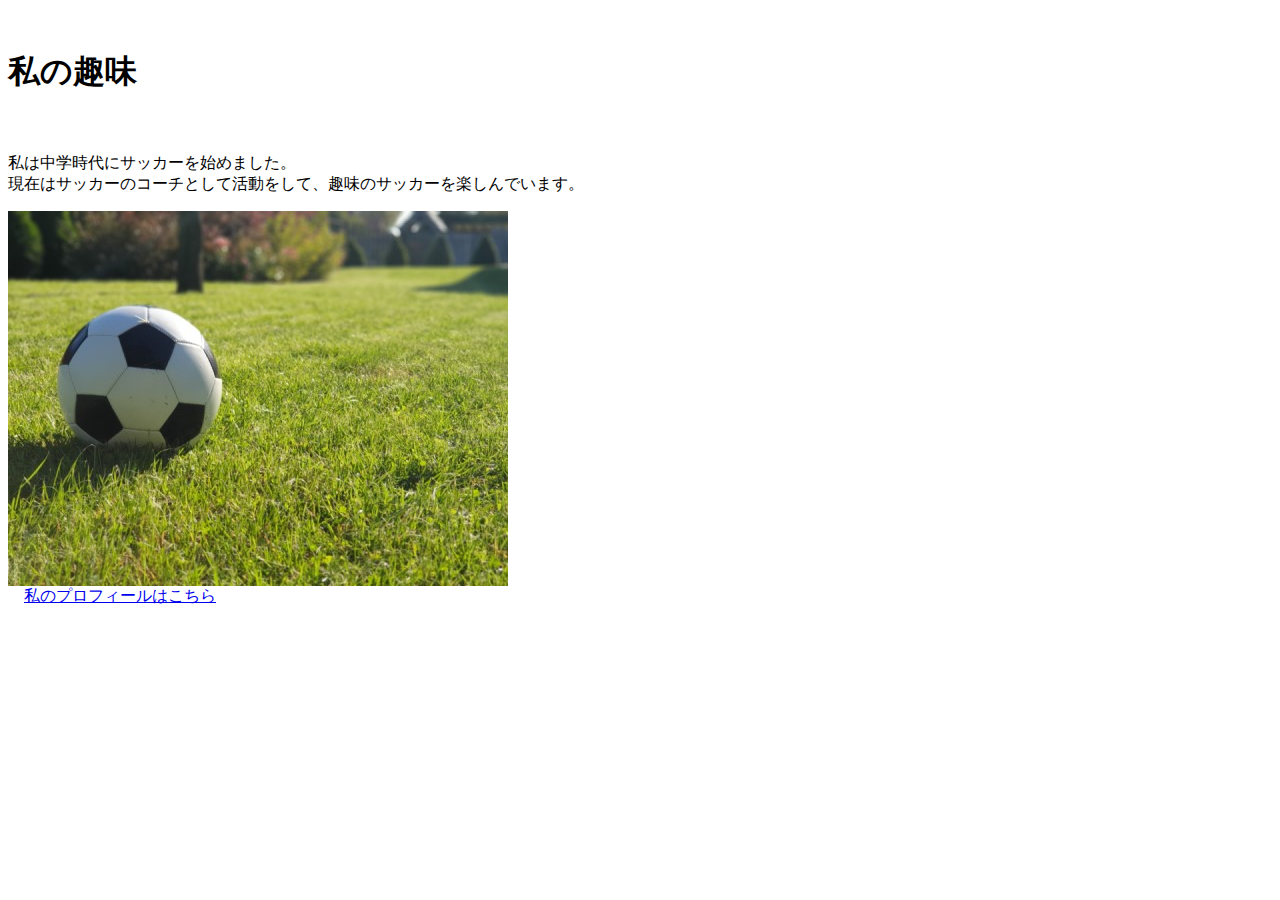
<file: kadai_005.html>
<!DOCTYP html>
<head>
 <title>5章課題</title>
　<meta name="description" content="このページは5章の課題です。">
　<meta charset="utf-8">
</head>
<body>
　<h1>私の趣味</h1>
　<p>私は中学時代にサッカーを始めました。<br>現在はサッカーのコーチとして活動をして、趣味のサッカーを楽しんでいます。</p>
   <img src="../images/sample.jpg"> <br>
　<a href="https://twitter.com/samuraijuku">私のプロフィールはこちら</a>
</body>
</file>
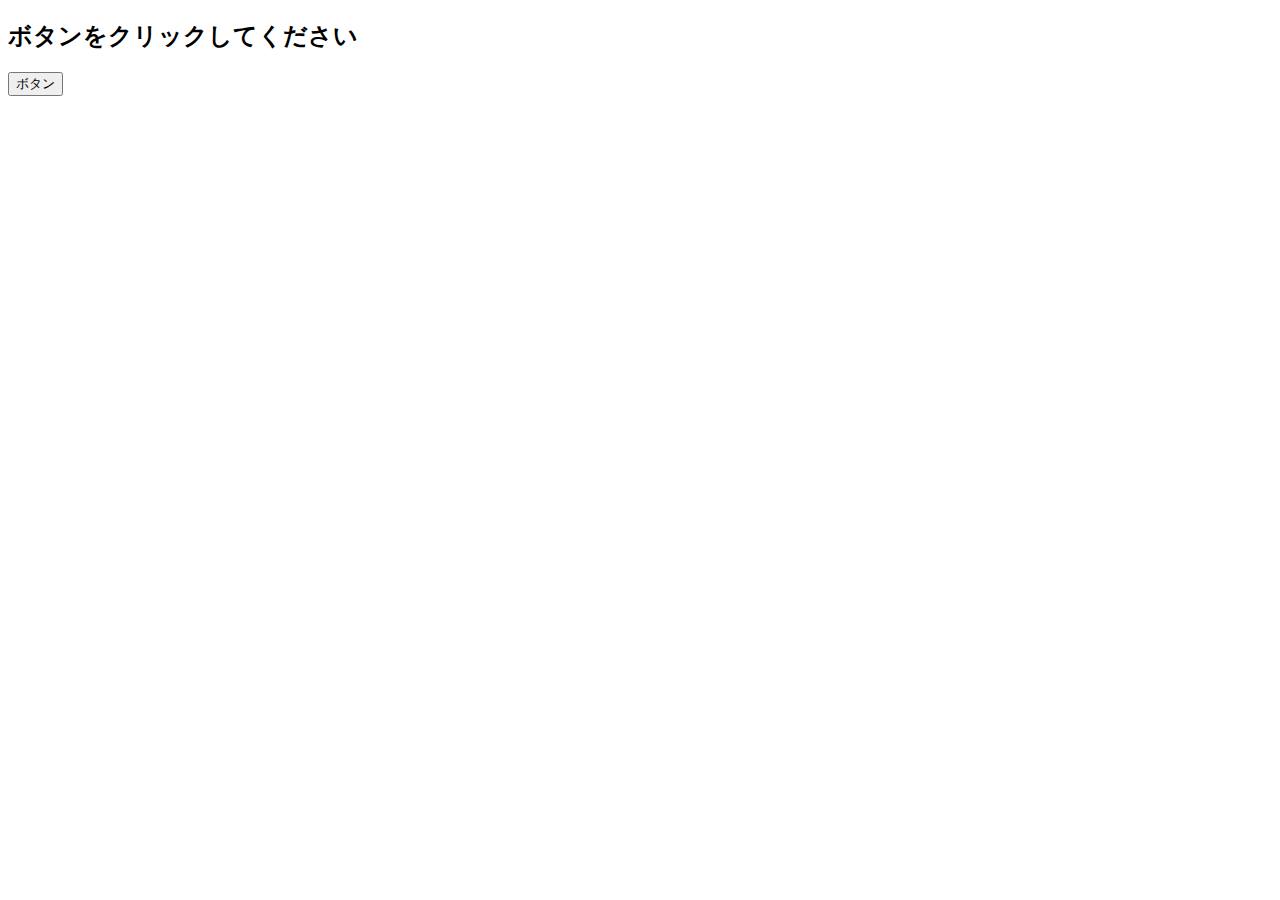
<file: html/kadai_020/event.html>
<!DOCTYPE html>
<html lang="ja">
<head>
  <title>JavaScriptの基礎を学ぼう_20章課題</title>                                 
  <meta charset="UTF-8">
</head>
<body>
    <h2 id="text">ボタンをクリックしてください</h2>
    <button id="btn">ボタン</button>
    <script src="event.js"></script>
</body>
</html>
</file>
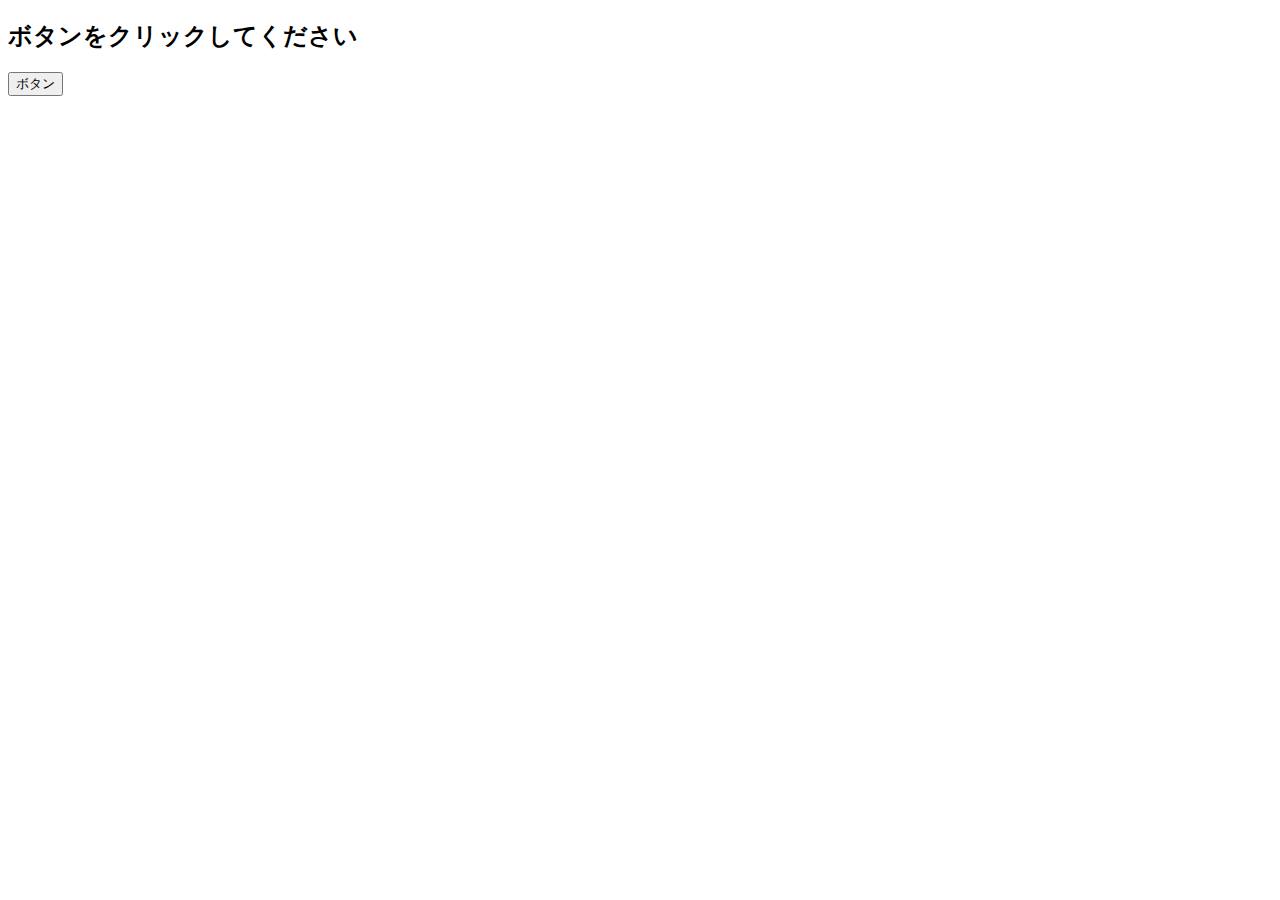
<file: html/kadai_021/event.html>
<!DOCTYPE html>
<html lang="ja">
<head>
  <title>JavaScriptの基礎を学ぼう_21章課題</title>                                 
  <meta charset="UTF-8">
</head>
<body>
    <h2 id="text">ボタンをクリックしてください</h2>
    <button id="btn">ボタン</button>
    <script src="event.js"></script>
</body>
</html>
</file>
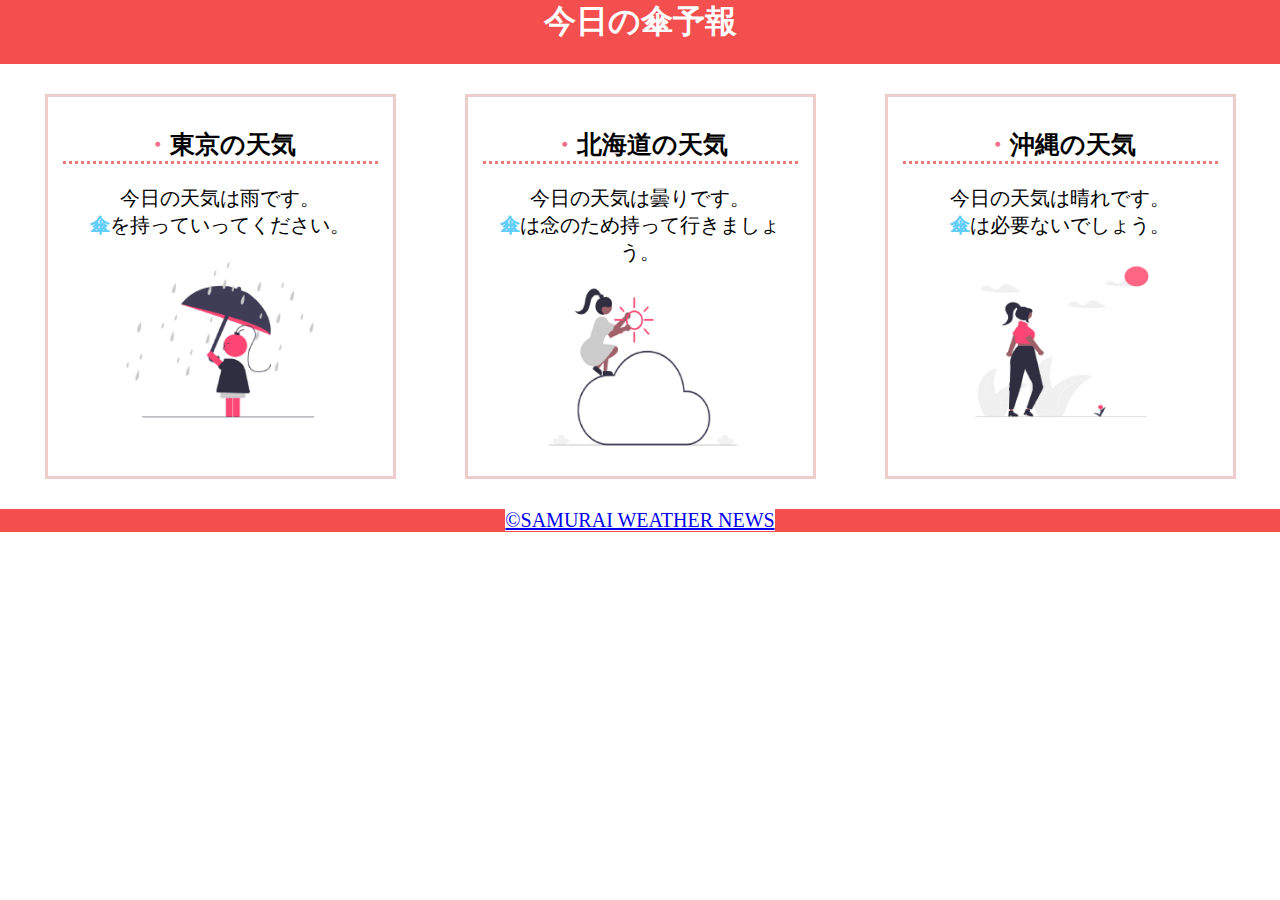
<file: html/kadai_022/kadai_022.html>
<!DOCTYPE html>
<html>
<head>
    <title>22章課題</title>
    <meta name="description" content="このページは22章の課題です。">
    <meta charset="UTF-8">
    <meta name="viewport" content="width=device-width, initial-scale=1.0">
    <link rel="stylesheet" href="style.css">
</head>
<body>
    <header>
        <h1>今日の傘予報</h1>
    </header>

    <main>
       <div id="parent">
         <div class="contents">
           <h2>東京の天気</h2>
           <p>今日の天気は雨です。</p>
           <p>傘を持っていってください。</p>
           <img src="../kadai_022/images/rainy.png"> </div>

         <div class="contents">
           <h2>北海道の天気</h2>
           <p>今日の天気は曇りです。</p>
           <p>傘は念のため持って行きましょう。</p>
           <img src="../kadai_022/images/cloudy.png"> </div>

         <div class="contents">
           <h2>沖縄の天気</h2>
           <p>今日の天気は晴れです。</p>
           <p>傘は必要ないでしょう。</p>
           <img src="../kadai_022/images/sunny.png"> </div>
       </div>
    </main>
    <footer>
        <a href="https://www.sejuku.net/corp/?_gl=1*1r3ke5a*_ga*MzY1NzIwNTg3LjE2OTczNjQxOTI.*_ga_8Y6TNFRTP7*MTcwMTI2NTI4My45OC4xLjE3MDEyNjUzNjUuNDQuMC4w">&copy;SAMURAI WEATHER NEWS
        </a>
    </footer>
    
</body>
</html>
</file>
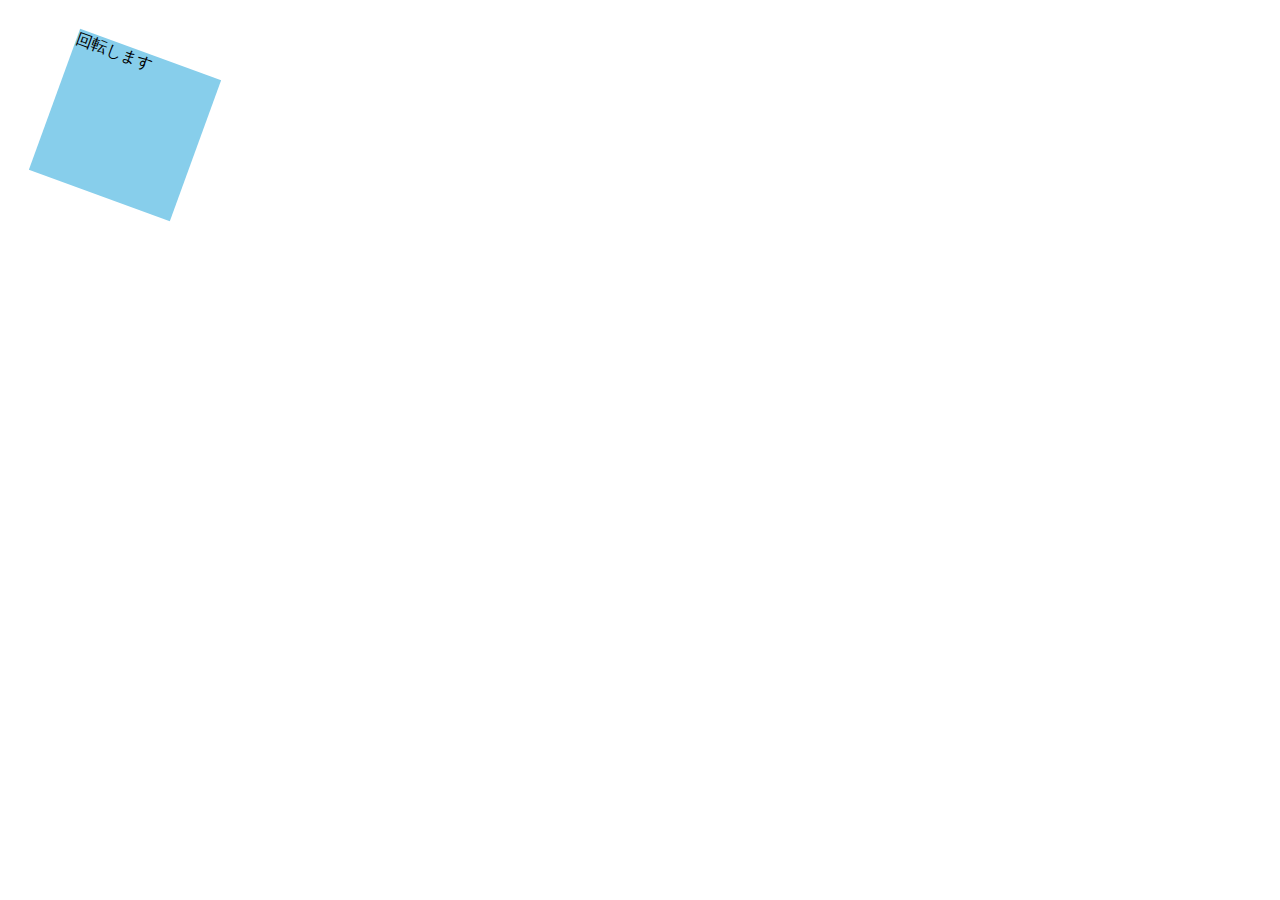
<file: html/kadai_mdn_css/mdn.html>
<!DOCTYPE html>
<html>

<head>
    <style>
        div {
            position: absolute;
            left: 50px;
            top: 50px;
            width: 150px;
            height: 150px;
            background-color: skyblue;
            transform: rotate(20deg)
        }

    </style>
</head>

<body>
    <div>
        回転します
    </div>

</body>

</html>
</file>
<file: html/html-css-kadai_013/style.css>
/* PC、スマホ共通スタイル */
body {
  font-family: "Source Sans Pro", "Hiragino Kaku Gothic ProN", Meiryo, Arial,
    sans-serif;
}

p {
  font-size: 15px;
}

#main-visual>img {
  width: 100%;
}

/*================
PC用のスタイル 
=================*/
@media screen and (min-width: 768px) {
  /* 横幅設定 */
  body {
    max-width: 1080px;
    min-width: 960px;
    margin: 0 auto 0 auto;
  }

  /* ヘッダー */
  header {
    display: flex;
    justify-content: space-between;
  }

  /* ナビゲーションのレイアウト */
  #nav-pc {
    text-align: right;
    font-size: 14px;
    padding-top: 15px;
  }

  /* ナビゲーションのリンクの装飾設定 */
  #nav-pc>a {
    text-decoration: none;
    margin-left: 20px;
  }

  #nav-pc>a:link {
    color: #0d0d0d;
  }

  #nav-pc>a:visited {
    color: #0d0d0d;
  }

  #nav-pc>a:hover {
    color: #0d0d0d;
    text-decoration: underline;
  }

  #nav-pc>a:active {
    color: #0d0d0d;
  }
  #menu-sp{
    display: none;
  }
  #nav-sp{
    display: none;
  }
}

/* SP向けレイアウト */
@media screen and (max-width: 767px) {

 body{
  min-width: 375px;
  margin: 0;
}
#nav-pc{
  display: none;
}

#menu-sp{
  float: right;
  padding: 0;
}

#nav-sp{
  background-color: #ce933e;
  position: absolute;
  left: 0;
  top: 0;
  height: 100%;
  width: 100%;
  display: none;
  z-index: 100;
}
#close{
  position: absolute;
  top: 20px;
  right: 20px;
}
#logo-sp{
  margin: 80px 0 30px 20px;
}
#nav-sp > a{
  display: block;
}
#nav-sp > a:link{
  color: #ffffff;
}
#nav-sp > a:visited{
  color: #ffffff;
}
#nav-sp > a:hover{
  color: #ffffff;
}
#nav-sp > a:hover{
  text-decoration: underline;
  color: #ffffff;
}
#nav-sp > a:active{
  color: #ffffff;
}
#nav-sp > .menu{
  text-decoration: none;
  display: block;
  margin: 0 20px 0 20px;
  height: 44px;
  font-size: 16px;
  background-image: url("images/arrow.png");
  background-repeat: no-repeat;
  background-position: right top;
}
}
</file>
<file: html/socialtech-kadai_012/style.css>
/* PC、スマホ共通スタイル */
body {
  font-family: "Source Sans Pro", "Hiragino Kaku Gothic ProN", Meiryo, Arial,
    sans-serif;
}

p {
  font-size: 15px;
}

/*================
PC用のスタイル 
=================*/
/* 横幅設定 */
body {
  max-width: 1080px;
  min-width: 960px;
  margin: 0 auto 0 auto;
}

/* ヘッダー */
header {
  display: flex;
  justify-content: space-between;
}

/* ナビゲーションのレイアウト */
#nav-pc {
  text-align: right;
  font-size: 14px;
  padding-top: 15px;
}

/* ナビゲーションのリンクの装飾設定 */
#nav-pc>a {
  text-decoration: none;
  margin-left: 20px;
}

#nav-pc>a:link {
  color: #0d0d0d;
}

#nav-pc>a:visited {
  color: #0d0d0d;
}

#nav-pc>a:hover {
  color: #0d0d0d;
  text-decoration: underline;
}

#nav-pc>a:active {
  color: #0d0d0d;
}

/* メインビジュアル*/
#main-visual {
  position: relative;
  height: 400px;
}

#main-message {
  position: absolute;
  top: 0;
  left: 0;
  background-color: #2710d5;
  color: #ffffff;
  border-radius: 0 0 476px 0;
  max-width: 620px;
  height: 100%;
  width: 100%;
  z-index: 11;
}

#main-message>h1 {
  font-size: 60px;
  font-weight: bold;
  margin: 100px 0 0 50px;
}

#main-message>p {
  font-size: 28px;
  margin: 0 0 0 50px;
}

#main-visual>img {
  max-width: 620px;
  border-radius: 476px 0 0 0;
  position: absolute;
  top: 0;
  right: 0;
  z-index: 10;
}

/* 見出し */
h2 {
  margin: 40px 0 0 0;
}

h2::after {
  content: url("images/line.png");
  margin-left: 10px;
}

h3 {
  font-size: 27px;
}

/* ミッション */
#mission {
  margin: 80px auto 80px auto;
  width: 100%;
}

#mission-flex {
  width: 100%;
  display: flex;
}

#mission-flex>div {
  width: 50%;
  margin: 20px;
}

#mission-photo {
  width: 100%;
}

#s2dgs {
  margin-top: 50px;
}

/* プロダクト */
#product {
  background-color: #fafafa;
  width: 100%;
  margin: 80px 0 80px 0;
  padding: 10px 40px 0px 40px;
}

/* 外枠 */
#product>div {
  margin-top: 40px;
  display: flex;
}

/* 左のカラム */
#product-left {
  width: 50%;
  margin-right: 20px;
}

/* 右のカラム */
#product-right {
  width: 50%;
  margin-left: 20px;
  margin-top: 80px;
}

/* 画像＋説明の枠 */
#product-left>div {
  position: relative;
  height: 480px;
  margin-right: 20px;
}

#product-right>div {
  position: relative;
  height: 480px;
  margin-left: 20px;
}

/* 画像 */
.product-photo {
  width: 100%;
}

/* 説明文の枠 */
.product-explain {
  background-color: #ffffff;
  position: absolute;
  left: 0;
  top: 280px;
  margin: 0 40px 0 40px;
  padding: 20px;
  box-shadow: 5px 5px 10px rgba(0, 0, 0, 0.05);
}

/* 説明文の英語 */
.product-explain>span {
  color: #2710d5;
  font-weight: bold;
  font-size: 16px;
  margin: 0;
}

/* 説明文の見出し */
.product-explain>h3 {
  margin: 5px 0 5px 0;
}

/* 説明文 */
.product-explain>p {
  margin: 0;
}

/* 「もっとみる」ボタン */
#product-more {
  margin: 0 auto -42px auto;
}

/* ABOUT US */
#aboutus {
  margin: 80px auto 80px auto;
}

/* 3つの組織文化と画像を入れる枠 */
#aboutus>div {
  display: flex;
}

/* 画像 */
.culture-img {
  width: 100%;
  align-self: flex-start;
}

.culture-img2 {
  margin-top: 50px;
  width: 100%;
}

/* 3つの組織文化の表 */
.culture-table {
  max-width: 500px;
  margin-right: 50px;
}

/* 番号 */
.culture-num {
  font-size: 80px;
  color: #2710d5;
  margin: 0 20px 0 0;
}

/* 組織文化英語 */
.culture-en {
  color: #2710d5;
  font-weight: bold;
  font-size: 24px;
  display: block;
}

/* 組織文化日本語 */
.culture-jp {
  font-size: 28px;
  font-weight: bold;
}

/* 説明文 */
.culture-description {
  margin: 0;
}

/* ビジョン */
#vision {
  margin: 80px auto 80px auto;
}

/* セクション内の外枠 */
#vision>div {
  width: 100%;
  display: flex;
  justify-content: space-between;
  flex-wrap: wrap;
}

/* 7つの行動指針の枠 */
.vision-box {
  width: 300px;
  height: 300px;
  margin-bottom: 30px;
  position: relative;
}

.vision-box>img {
  width: 100%;
  height: auto;
  position: absolute;
  top: 0;
  left: 0;
  z-index: 30;
}

.vision-box>span {
  position: absolute;
  top: 0;
  left: 0;
  z-index: 31;
  margin-right: 20px;
}

.vision-box>span>h4 {
  color: #2710d5;
  font-size: 19px;
  margin: 80px 0 0 0;
  
}

.vision-box>span>h4::first-letter {
  font-size: 40px;
}

.vision-box>span>h5 {
  font-size: 20px;
  margin: 0 0 0 0;
}

.vision-box>span>p {
  margin: 10px 0 0 0;
}

/* 会社概要 */
#company {
  margin: 80px auto 80px auto;
}

#company-table {
  width: 100%;
}

.tableheader {
  text-align: left;
  padding: 20px;
  border-bottom-color: #2710d5;
  border-bottom-width: 1px;
  border-bottom-style: solid;
  width: 100px;
}

.tableheader-first {
  text-align: left;
  padding: 20px;
  border-bottom-color: #2710d5;
  border-bottom-width: 1px;
  border-bottom-style: solid;
  border-top-color: #2710d5;
  border-top-width: 1px;
  border-top-style: solid;
  width: 100px;
}

.cell {
  padding: 30px;
  border-bottom-color: #ececec;
  border-bottom-width: 1px;
  border-bottom-style: solid;
}

.cell-first {
  padding: 30px;
  border-bottom-color: #ececec;
  border-bottom-width: 1px;
  border-bottom-style: solid;
  border-top-color: #ececec;
  border-top-width: 1px;
  border-top-style: solid;
}

#company>iframe {
  width: 100%;
  height: 368px;
  margin-top: 40px;
}

/* お問い合わせ */
#contact {
  margin: 80px auto 80px auto;
}

/* 外枠 */
#contact>form>div {
  display: flex;
  flex-direction: row;
  flex-wrap: wrap;
  padding-bottom: 30px;
}

/* 左列の見出し */
.contact-heading {
  width: 240px;
  align-self: center;
}

/* 見出しのラベル */
.contact-label {
  font-weight: bold;
}

/* 必須 */
.contact-span {
  color: #ce2222;
  margin: 0 0 0 20px;
  font-weight: bold;
}

/* テキストボックス */
.contact-textbox {
  border-top: 0;
  border-left: 0;
  border-right: 0;
  border-bottom-width: 1px;
  border-bottom-color: #707070;
  border-bottom-style: solid;
  background-color: #fafafa;
  width: 400px;
  height: 56px;
}

/* お問い合わせ内容のテキストエリア */
.contact-textarea {
  border-top: 0;
  border-left: 0;
  border-right: 0;
  border-bottom-width: 1px;
  border-bottom-color: #707070;
  border-bottom-style: solid;
  background-color: #fafafa;
  width: 400px;
  height: 200px;
}

/* 個人情報の取り扱い */
details {
  width: 700px;
}

details>div {
  background-color: #fafafa;
  padding: 20px;
}

details>div>span {
  font-weight: bold;
}

/* フッター */
footer {
  background-color: #0d0d0d;
  text-align: center;
  padding: 80px 80px 30px 80px;
}

#footer-logo {
  margin-bottom: 30px;
}

#footer-link {
  margin-bottom: 50px;
}
#footer-link > a {
  text-decoration: none;
  margin: 10px;
}
#footer-link > a:link {
  color: #ffffff;
}
#footer-link > a:visited {
  color: #ffffff;
}
#footer-link > a:hover {
  color: #ffffff;
  text-decoration: underline;
}
#footer-link > a:active {
  color: #ffffff;
}

#sns-footer {
  text-align: left;
  width: 100%;
}

#sns-footer > a {
  margin-right: 30px;
}

#copyright {
  color: #ffffff;
  float: right;
}
/* CASES */
#cases{
  margin-top: 40px;
  margin-bottom: 40px;
  width: 100%;
}
ul{
  display: flex;
  list-style: none;
}
li{
  width: 33%;
  margin: 20px;
}
.case-card{
  background-color: #ffffff;
  min-height: 400px;
  box-shadow: 5px 5px 15px rgb(0, 0, 0, 0.2)
}
.case-img{
  width: 100%;
}
.case-info{
  padding: 10px 20px;
}
.case-name{
  color: #2710d5;
  font-size: 19px;
}
.case-content{
  font-size: 14px;
}
</file>
<file: html/socialtech/style.css>
/* PC、スマホ共通スタイル */
 body {
   font-family: "Source Sans Pro", "Hiragino Kaku Gothic ProN", Meiryo, Arial, sans-serif;
 }
 
 p {
   font-size: 15px;
 }

 @media screen and (min-width: 768px) {
 body {
          min-width: 375px;
          margin: 0;
     }
 #nav-pc {
          display: none;
     }
 #menu-sp {
          float: right;
          padding: 0;
     }
 }
 #nav-sp {
     background-color: #2710d5;
     position: absolute;
     left: 0;
     top: 0;
     height: 100%;
     width: 100%;
     display: none;
     z-index: 100;
}
#close {
     position: absolute;
     top: 20px;
     right: 20px;
}
#logo-sp {
     margin: 80px 0 30px 20px;
}
#nav-sp > a {
     display: block;
}
#nav-sp > a:link {
     color: #ffffff;
}
#nav-sp > a:visited {
     color: #ffffff;
}
#nav-sp > a:hover {
     color: #ffffff;
     text-decoration: underline;
}
#nav-sp > a:active {
     color: #ffffff;
}
#nav-sp > .menu {
     text-decoration: none;
     display: block;
     margin: 0 20px 0 20px;
     height: 44px;
     font-size: 16px;
     background-image: url("images/arrow.png");
     background-repeat: no-repeat;
     background-position: right top;
}
#sns {
     position: absolute;
     bottom: 20px;
     left: 20px;
}
#sns > a {
     margin-right: 30px;
}
#main-visual {
     position: relative;
     height: 470px;
     width: 100%;
     overflow: hidden;
}
#main-visual > div {
     position: absolute;
     top: 0;
     left: 0;
     background-color: #2710d5;
     color: white;
     border-radius: 0 0 476px 0;
     text-align: center;
     height: 280px;
     width: 100%;
     z-index: 11;
}
#main-visual > div > h1 {
     font-size: 28px;
     margin: 90px 0 0 0;
}
#main-visual > div > p {
     margin: 0;
}
#main-visual > img {
     width: 100%;
     border-radius: 476px 0 0 0;
     z-index: 10;
     position: absolute;
     bottom: 0;
     right: 0;
}
h2::after {
     content: url("images/line.png");
     margin-left: 10px;
}
h3 {
     font-size: 24px;
     margin: 10px 0 0 0;
}
#mission {
     margin: 20px;
}
#mission-photo {
     width: 100%;
}
#s2dgs {
     width: 100%;
}

 body {
      max-width: 1080px;
      min-width: 960px;
      margin: 0 auto 0 auto;
}
header {
      display: flex;
      justify-content: space-between;
}
#nav-pc {
      text-align: right;
      font-size: 14px;
      padding-top: 15px;
}
#nav-pc > a {
      text-decoration: none;
      margin-left: 20px;
}
#nav-pc > a:link {
      color: #0d0d0d;
}
    #nav-pc > a:visited {
      color: #0d0d0d;
}
#nav-pc > a:hover {
      color: #0d0d0d;
      text-decoration: underline;
}
#nav-pc > a:active {
      color: #0d0d0d;
}
#nav-sp,
#menu-sp {
  display: none;
}
#main-visual {
     position: relative;
     height: 400px;
}
#main-message {
     position: absolute;
     top: 0;
     left: 0;
     background-color: #2710d5;
     color: #ffffff;
     border-radius: 0 0 476px 0;
     max-width: 620px;
     height: 100%;
     width: 100%;
     z-index: 11;
}
#main-message > h1 {
      font-size: 60px;
      font-weight: bold;
     margin: 100px 0 0 50px;
}
#main-message > p { 
     font-size: 28px;
     margin: 0 0 0 50px;
}
#main-visual > img {
     max-width: 620px;
     border-radius: 476px 0 0 0;
     position: absolute;
     top: 0;
     right: 0;
     z-index: 10;
}
h2 {
     margin: 40px 0 0 0;
} 
h2::after {
     content: url("images/line.png");
     margin-left: 10px;
}
h3 {
     font-size: 27px;
}
#mission {
     margin: 80px auto 80px auto;
     width: 100%;
}
#mission-flex {
     width: 100%;
     display: flex;
}
#mission-flex > div {
     width: 50%;
     margin: 20px;
}
 #mission-photo {
     width: 100%;
}
 #s2dgs {
     margin-top: 50px;
     width: 100%;
}
#product {
     background-color: #fafafa;
     padding-top: 10px;
}
#product h2 {
     margin-left: 20px;
}
#product-left,
#product-right {
     margin-right: 20px;
     margin-left: 20px;
}
#product-left > div,
#product-right > div {
     position: relative;
     height: 540px;
} 
.product-explain {
     background-color: #ffffff;
     position: absolute;
     left: 0;
     bottom: 50px;
     padding: 20px;
     box-shadow: 5px 5px 10px rgba(0, 0, 0, 0.05);
}
 .product-explain > span {
     color: #2710d5;
     font-weight: bold;
     font-size: 16px;
     margin: 0px;
}
 .product-explain > h3 {
     margin: 10px 0 10px 0;
}
.product-photo {
     width: 100%;
}
#product-more > img {
     margin: 0 0 -42px 20px;
}
#aboutus {
     margin: 80px 20px 80px 20px;
}
#aboutus > div {
     display: flex;
     flex-direction: column;
}
.culture-table {
     width: 100%;
     padding-right: 20px;
     order: 2;
}
.culture-img {
     width: 100%;
     order: 1;
}
.culture-img2 {
     width: 100%;
}
.culture-num {
     font-size: 80px;
     color: #2710d5;
}
.culture-en {
     color: #2710d5;
     font-weight: bold;
     font-size: 24px;
     display: block;
}
.culture-jp {
     display: block;
}
.culture-description {
     margin: 0;
}
#vision {
      margin: 80px 20px 80px 20px;
}
.vision-box {
     width: 300px;
     height: 300px;
     margin-bottom: 30px;
     position: relative;
}
.vision-box > img {
     width: 100%;
     height: auto;
     position: absolute;
     top: 0;
     left: 0;
     z-index: 30;
}
.vision-box > span {
     position: absolute;
     top: 0;
     left: 0;
     z-index: 31;
     margin-right: 20px;
}
.vision-box > span > h4 {
     color: #2710d5;
     font-size: 19px;
     margin: 60px 0 0 0;
}
.vision-box > span > h5 {
     font-size: 20px;
     margin: 0 0 0 0;
}
.vision-box > span > p {
     margin: 10px 0 0 0;
}
#company {
     margin: 0 20px 0 20px;
}
#company > h3 {
     margin-bottom: 20px;
}
#company > table {
          width: 100%;
}
.tableheader-first {
          text-align: left;
          padding: 20px;
          border-bottom-color: #2710d5;
          border-bottom-width: 1px;
          border-bottom-style: solid;
          border-top-color: #2710d5;
          border-top-width: 1px;
          border-top-style: solid;
          width: 50px;
}
.tableheader {
          text-align: left;
          padding: 20px;
          border-bottom-color: #2710d5;
          border-bottom-width: 1px;
          border-bottom-style: solid;
          width: 50px;
}
.cell {
          padding: 20px;
          border-bottom-color: #ececec;
          border-bottom-width: 1px;
          border-bottom-style: solid;
}
.cell-first {
          padding: 20px;
          border-bottom-color: #ececec;
          border-bottom-width: 1px;
          border-bottom-style: solid;
          border-top-color: #ececec;
          border-top-width: 1px;
          border-top-style: solid;
}     
#company > iframe {
          width: 100%;
          height: 240px;
          margin: 40px 0 0 0;
}
#contact {
          margin: 80px 20px 80px 20px;
}
#contact > h3 {
          margin-bottom: 20px;
}
#contact > form > div {
          margin-bottom: 20px;
}
.contact-heading {
          margin-bottom: 20px;
}
.contact-label {
          font-weight: bold;
}
      
/* 必須 */
.contact-span {
          color: #ce2222;
          margin: 0 0 0 20px;
          font-weight: bold;
}
      
.contact-textbox {
          height: 56px;
          border-top: 0;
          border-left: 0;
          border-right: 0;
          background-color: #fafafa;
          border-bottom-color: #707070;
          border-bottom-width: 1px;
          border-style: solid;
          min-width: 300px;
          width: 100%;
}
.contact-textarea {
          height: 150px;
          border-top: 0;
          border-left: 0;
          border-right: 0;
          background-color: #fafafa;
          width: 100%;
}
      
.radiobutton {
          margin-bottom: 20px;
}
.radiobutton + label::after {
          content: "\A";
          white-space: pre;
}
footer {
          background-color: #0d0d0d;
          padding: 30px 20px 50px 20px;
}
#footer-logo {
          margin-bottom: 30px;
}
#footer-link {
          margin-bottom: 50px;
}
#footer-link > a {
          text-decoration: none;
          margin: 0 20px 30px 0;
          display: block;
          background-image: url("images/arrow.png");
          background-repeat: no-repeat;
          background-position: right top;
}
#footer-link > a:link {
          color: #ffffff;
}
#footer-link > a:visited {
          color: #ffffff;
}
#footer-link > a:hover {
          color: #ffffff;
          text-decoration: underline;
}
#footer-link > a:active {
          color: #ffffff;
}
#sns-footer > a {
            margin-right: 30px;
}
#copyright {
            font-size: 12px;
            display: block;
            margin-top: 30px;
            color: #ffffff;
}

#product {
    background-color: #fafafa;
    margin: 80px 0 80px 0;
    padding: 10px 40px 0px 40px;
}  
 #product > div {
    margin-top: 40px;
    display: flex;
} 
#product-left {
    width: 50%;
    margin-right: 20px;
}  
#product-right {
    width: 50%;
    margin-left: 20px;
    margin-top: 80px;
}  
#product-left > div {
    position: relative;
    height: 480px;
    margin-right: 20px;
}
#product-right > div {
    position: relative;
    height: 480px;
    margin-left: 20px;
}
.product-photo {
    width: 100%;
}
.product-explain > h3{
     background-color: #ffffff;
     position: absolute;
     left: 0;
     top: 280px;
     margin: 0 40px 0 40px;
     padding: 20px;
     box-shadow: 5px 5px 10px rgba(0, 0, 0, o.5);
}
.product-explain > span {
     color: #2710d5;
     font-weight: bold;
     font-size: 16px;
     margin: 0;
}  
.product-explain > h3 {
     font-size: 20px;
     margin: 5px 0 5px 0;
}  
.product-explain > p {
     font-size: 14px;
     margin: 0;
}
#product-more {
     margin: 0 auto -42px auto;
}     
#aboutus {
    margin: 80px auto 80px auto;
} 
#aboutus > div {
    display: flex;
}
.culture-img {
     width: 100%;
     align-self: flex-start;
}
.culture-img2 {
     margin-top: 50px;
     width: 100%;
}
.culture-table {
     margin-right: 50px;
}
.culture-num {
     font-size: 80px;
     color: #2710d5;
     margin: 0 20px 0 0;
}
.culture-en {
     color: #2710d5;
     font-weight: bold;
     font-size: 24px;
     display: block;
}
.culture-jp {
     font-size: 28px;
     font-weight: bold;
}
.culture-description {
     margin: 0;
}
#vision {
     margin: 80px auto 80px auto;
}
#vision > div {
     width: 100%;
     display: flex;
     justify-content: space-between;
     flex-wrap: wrap;
}
.vision-box {
     width: 300px;
     height: 300px;
     margin-bottom: 30px;
     position: relative;
}
.vision-box > img {
     width: 100%;
     height: auto;
     position: absolute;
     top: 0;
     left: 0;
     z-index: 30;
}
.vision-box > span {
     position: absolute;
     top: 0;
     left: 0;
     z-index: 31;
     margin-right: 20px;
}
.vision-box > span > h4 {
     color: #2710d5;
     font-size: 19px;
     margin: 80px 0 0 0;
}
.vision-box > span > h4::first-letter {
     font-size: 40px;
}
.vision-box > span > h5 {
     font-size: 20px;
     margin: 0 0 0 0;
}
.vision-box > span > p {
     margin: 10px 0 0 0;
}
#company {
     margin: 80px auto 80px auto;
}
#company-table{
     width: 100%;
}
.tablefeader{
     text-align: left;
     padding: 20px;
     border-bottom-color: #2710d5 ;
     border-bottom-width: 1px;
     border-bottom-style: solid;
     width: 100px;
}
.tableheader-first {
     text-align: left;
     padding: 20px;
     border-bottom-color: #2710d5;
     border-bottom-width: 1px;
     border-bottom-style: solid;
     border-top-color: #2710d5;
     border-top-width: 1px;
     border-top-style: solid;
     width: 100px;
}
.cell {
     padding: 30px;
     border-bottom-color: #ececec;
     border-bottom-width: 1px;
     border-bottom-style: solid;
}
.cell-first {
     padding: 30px;
     border-bottom-color: #ececec;
     border-bottom-width: 1px;
     border-bottom-style: solid;
     border-top-color: #ececec;
     border-top-width: 1px;
     border-top-style: solid;
}
#company > iframe {
     width: 100%;
     height: 368px;
     margin-top: 40px;
}
#contact {
     margin: 80px auto 80px auto;
}
#contact > form > div {
     display: flex;
     flex-direction: row;
     flex-wrap: wrap;
     padding-bottom: 30px;
}
.contact-heading {
     width: 240px;
     align-self: center;
}
.contact-label {
     font-weight: bold;
}
.contact-span {
     color: #ce2222;
     margin: 0 0 0 20px;
     font-weight: bold;
}
.contact-textbox {
     border-top: 0;
     border-left: 0;
     border-right: 0;
     border-bottom-width: 1px;
     border-bottom-color: #707070;
     border-bottom-style: solid;
     background-color: #fafafa;
     width: 400px;
     height: 56px;
}
.contact-textarea {
     border-top: 0;
     border-left: 0;
     border-right: 0;
     border-bottom-width: 1px;
     border-bottom-color: #707070;
     border-bottom-style: solid;
     background-color: #fafafa;
     width: 400px;
     height: 200px;
}
details {
     width: 700px;
}
details > div {
     background-color: #fafafa;
     padding: 20px;
} 
details > div > span {
     font-weight: bold;
}
footer {
     background-color: #0d0d0d;
     text-align: center;
     padding: 80px 80px 30px 80px;
}
#footer-logo {
     margin-bottom: 30px;
}
#footer-link {
     margin-bottom: 50px;
}
#footer-link > a {
     text-decoration: none;
     margin: 10px;
}
#footer-link > a:link {
     color: #ffffff;
}
#footer-link > a:visited {
     color: #ffffff;
}
#footer-link > a:hover {
     color: #ffffff;
     text-decoration: underline;
}
#footer-link > a:active {
     color: #ffffff;
}
#sns-footer {
     text-align: left;
     width: 100%;
}
#sns-footer > a {
     margin-right: 30px;
}
#copyright {
     color: #ffffff;
     float: right;
}

/* misssion.html用のスタイル */
#mission-main{
     height: 496px;
     width: 100%;
     background-image: url("images/mission/mission-main.png");
     background-repeat: no-repeat;
     background-position-y: center;
}
#mission-title{
     background-color: #2710d5;
     width: 368px;
     color: #ffffff;
     height: 496px;
     border-radius: 0 248px 248px 0;
     position: relative;
}
#mission-title > h1{
     position: absolute;
     top: 0;
     left: 100px;
     font-size: 26px;
}
#mission-title > span{
     position: absolute;
     top: 2000px;
     left: 100px;
     font-size: 26px;
}
#mission-title > div{
     position: absolute;
     top: 350px;
     left: 100px;
     font-size: 16px;
}
#mission-s2dgs {
          width: 100%;
          margin: 20px;
}
      
.mission-h2 {
          color: #2710d5;
          font-size: 40px;
}
.mission-h2::after {
          content: none;
}
#mission-s2dgs{
     width: 100%;
     margin: 20px;
}
.mission-h2{
     color: #2710d5;
     font-size: 40px;
}
.mission-h2::after{
     content: none;
}
#mission-5goals {
          margin: 20px;
          display: flex;
}
#mission-5goals > div {
          flex-grow: 1;
          padding: 20px;
}
#mission-5goals > div > div {
          margin-bottom: 40px;
}
.fivegoals-image-right {
          float: right;
          margin: 20px;
}
.fivegoals-image-left {
          float: left;
          margin: 20px;
}
.fivegoals-number {
          color: #2710d5;
          font-size: 48px;
          margin: 0;
}
      
.fivegoals-h3 {
          font-size: 28px;
          margin: 0;
}
      
.fivegoals-p {
          margin: 0;
}
/* プロダクトページ */
#product-main {
     height: 496px;
     width: 100%;
     background-image: url("images/product/product-main.png");
     background-repeat: no-repeat;
     background-position-y: center;
}
#product-title {
     background-color: #2710d5;
     width: 368px;
     color: #ffffff;
     height: 496px;
     border-radius: 0 248px 248px 0;
     position: relative;
}
#product-title > h1 {
     position: absolute;
     top: 0;
     left: 100px;
     font-size: 80px;
}
#product-title > span {
     position: absolute;
     top: 200px;
     left: 100px;
     font-size: 26px;
}
#product-title > div {
     position: absolute;
     top: 350px;
     left: 100px;
     font-size: 16px;
}
 /* セクション1 */
 .product-section1 {
     position: relative;
     margin: 20px;
     height: 340px;
}
.product-section1 > img {
     position: absolute;
     top: 0;
     left: 0;
     width: 450px;
     margin: 0 40px 30px 0;
     border-radius: 0 432px 0 0;
}
.product-section1 > div {
     position: absolute;
     top: 0;
     left: 480px;
}
/* セクション2 */
.product-section2 {
     position: relative;
     margin: 20px;
     height: 340px;
}
.product-section2 > img {
     position: absolute;
     top: 0;
     right: 0;
     width: 450px;
     margin: 0 0 30px 40px;
     border-radius: 432px 0 0 0;
}
.product-section2 > div {
     width: 500px;
     position: absolute;
     top: 0;
     left: 0;
}
.product-h2 {
     color: #2710d5;
     font-size: 24px;
     margin: 0;
   }
.product-h3 {
     font-size: 28px;
     margin: 0;
}
 /* プロダクトページ */
 #product-main {
     height: 256px;
     width: 100%;
     background-image: url("images/product/product-main.png");
     background-repeat: no-repeat;
     background-position-y: center;
     background-size: auto 208px;
}
#product-title {
     background-color: #2710d5;
     width: 136px;
     color: #ffffff;
     height: 256px;
     border-radius: 0 248px 248px 0;
     position: relative;
}
#product-title > h1 {
     position: absolute;
     top: 0;
     left: 20px;
     font-size: 40px;
}
#product-title > span {
     position: absolute;
     top: 110px;
     left: 20px;
     font-size: 18px;
}
#product-title > div {
     position: absolute;
     top: 180px;
     left: 20px;
     font-size: 13px;
}
.product-section1 {
     margin: 20px;
}
.product-section1 > img {
     width: 100%;
     border-radius: 0 300px 0 0;
}
.product-section2 {
     margin: 20px;
     display: flex;
     flex-direction: column;
}
.product-section2 > img {
     order: 1;
     width: 100%;
     border-radius: 300px 0 0 0;
}
.product-section2 > div {
     order: 2;
}
.product-h2 {
     color: #2710d5;
     font-size: 24px;
     margin: 0;
}
.product-h3 {
     font-size: 28px;
     margin: 0;
}
</file>
<file: html/kadai_022/style.css>
h1{
    margin: 0px;
    color: rgb(255, 255, 255);
}
p{
    margin: 0px;
    font-size: 20px;
}
body{
    margin: 0px;
}
a{
    font-size: 20px;
    background-color: rgb(255, 255, 255);
}
a:visited{
    color: rgb(193, 234, 251);
}
a:hover{
    color: rgb(245, 178, 168)
}
header{
    padding-bottom: 20px;
    background-color: rgb(244, 79, 79);
    text-align: center;
}
main{
    padding: 10px;
}
#parent{
    display: flex;
    justify-content: space-around;
}
.contents{
    border: solid 3px rgb(238, 204, 204);
    flex-basis: 25%;
    padding: 10px 15px;
    margin: 20px 0px;
    text-align: center;
}
.contents img{
    margin: 10px 0px;
    width: 70%
}
h2{
    font-size: 25px;
    border-bottom: dotted 3px rgb(236, 122, 122);
}
h2::before{
    content: "・";
    color: rgb(239, 111, 139);
}
.contents p:nth-of-type(2)::first-letter{
    color: rgb(97, 206, 249);
    font-weight: bold;
}
footer{
    background-color: rgb(244, 79, 79);
    text-align: center;
}
@media screen and (max-width: 768px){
    h2{
        font-size: 30px;
    }
    p{
        font-size: 25px;
    }
    #parent{
        flex-direction: column;
    }
}
</file>
